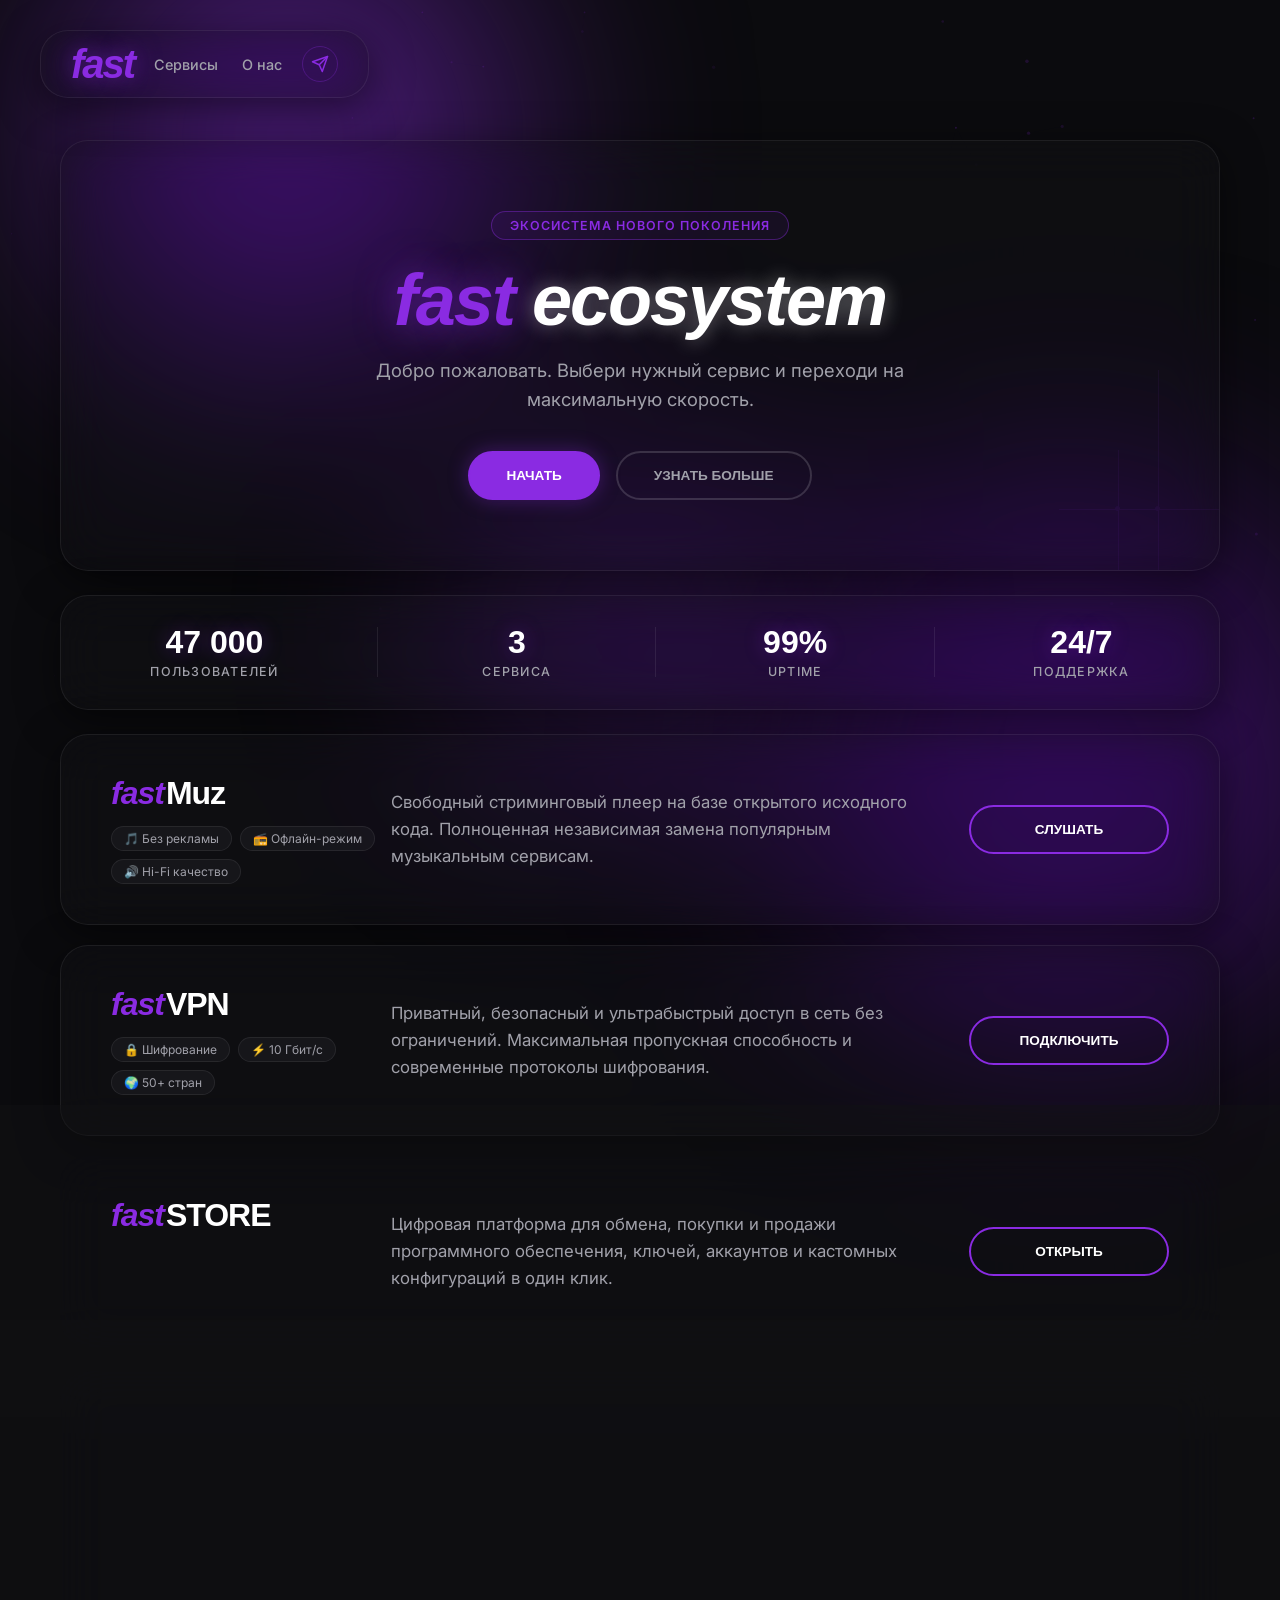
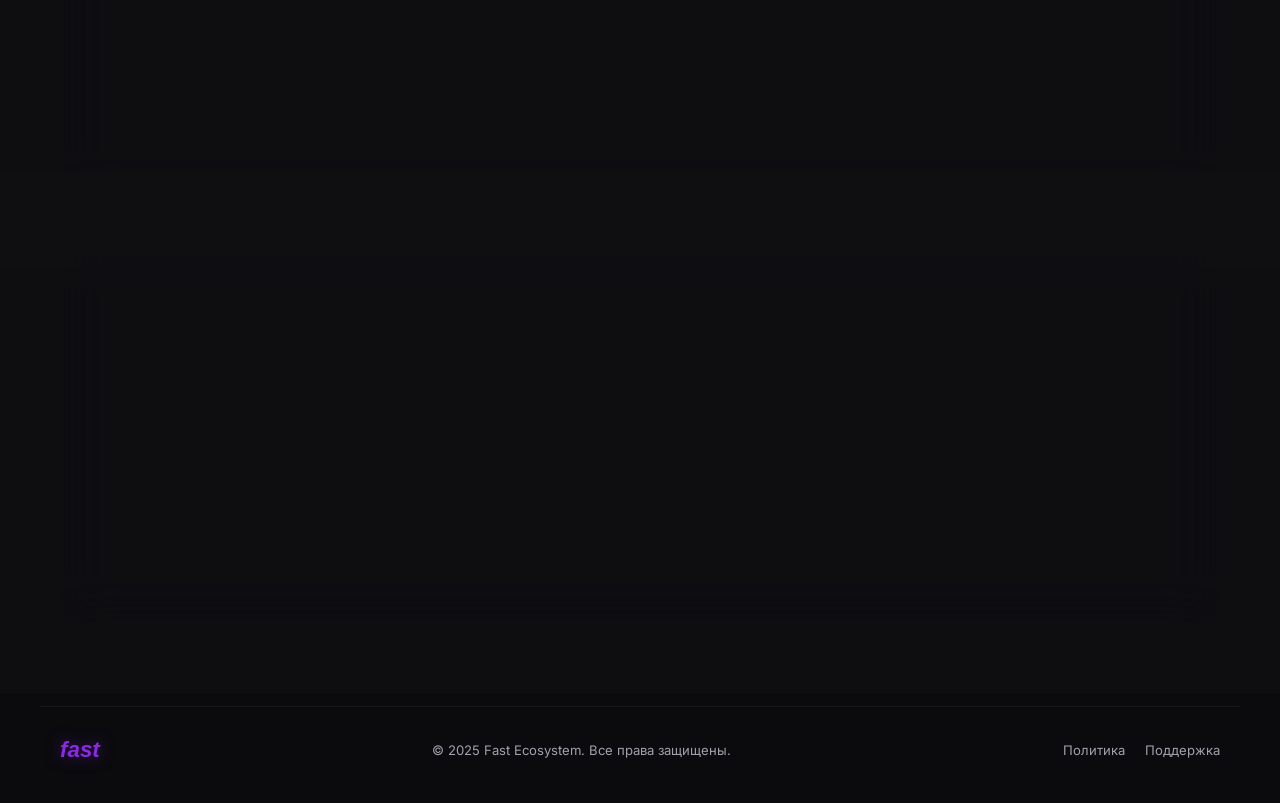
<file: index.html>
<!DOCTYPE html>
<html lang="ru">
<head>
    <meta charset="UTF-8">
    <meta name="viewport" content="width=device-width, initial-scale=1.0">
    <title>FAST | Ecosystem</title>
    
    <link rel="shortcut icon" href="favicon.ico" type="image/x-icon">
    
    <link rel="preconnect" href="https://fonts.googleapis.com">
    <link rel="preconnect" href="https://fonts.gstatic.com" crossorigin>
    <link href="https://fonts.googleapis.com/css2?family=Inter:wght@400;500;600&family=Syncopate:wght@700&display=swap" rel="stylesheet">
    
    <link rel="stylesheet" href="style.css">
</head>
<body>

    <div class="blob blob-1"></div>
    <div class="blob blob-2"></div>
    <div class="blob blob-3"></div>

    <!-- Частицы фона -->
    <canvas id="particles-canvas"></canvas>

    <header class="top-nav glass-panel">
        <div class="logo"><i>fast</i></div>
        <nav class="nav-links">
            <a href="#services">Сервисы</a>
            <a href="#stats">О нас</a>
        </nav>
        <a href="https://t.me/fasti4kom" target="_blank" class="tg-link">
            <svg xmlns="http://www.w3.org/2000/svg" viewBox="0 0 24 24" fill="none" stroke="currentColor" stroke-width="2" stroke-linecap="round" stroke-linejoin="round">
                <line x1="22" y1="2" x2="11" y2="13"></line>
                <polygon points="22 2 15 22 11 13 2 9 22 2"></polygon>
            </svg>
        </a>
    </header>

    <main class="container">
        
        <section class="hero glass-panel">
            <div class="hero-badge">Экосистема нового поколения</div>
            <h1 class="hero-title"><i>fast</i> <span class="white-logo">ecosystem</span></h1>
            <p class="hero-subtitle">Добро пожаловать. Выбери нужный сервис и переходи на максимальную скорость.</p>
            <div class="hero-cta">
                <a href="#services" class="btn btn-primary">Начать</a>
                <a href="#stats" class="btn btn-ghost">Узнать больше</a>
            </div>
            <!-- Декоративная сетка -->
            <div class="hero-grid-deco" aria-hidden="true">
                <div class="grid-line"></div>
                <div class="grid-line"></div>
                <div class="grid-line"></div>
                <div class="grid-dot"></div>
                <div class="grid-dot"></div>
            </div>
        </section>

        <!-- Блок статистики -->
        <section class="stats-row glass-panel" id="stats">
            <div class="stat-item">
                <span class="stat-num" data-target="47000">0</span>
                <span class="stat-label">Пользователей</span>
            </div>
            <div class="stat-divider"></div>
            <div class="stat-item">
                <span class="stat-num" data-target="3">0</span>
                <span class="stat-label">Сервиса</span>
            </div>
            <div class="stat-divider"></div>
            <div class="stat-item">
                <span class="stat-num" data-target="99" data-suffix="%">0</span>
                <span class="stat-label">Uptime</span>
            </div>
            <div class="stat-divider"></div>
            <div class="stat-item">
                <span class="stat-num" data-target="24" data-suffix="/7">0</span>
                <span class="stat-label">Поддержка</span>
            </div>
        </section>

        <div class="services-stack" id="services">

            <section class="glass-panel horizontal-card">
                <!-- Иконка сервиса -->
                
                <div class="card-left">
                    
                    <h2 class="brand-title"><i>fast</i>Muz</h2>
                    <div class="service-features">
                        <span>🎵 Без рекламы</span>
                        <span>📻 Офлайн-режим</span>
                        <span>🔊 Hi-Fi качество</span>
                    </div>
                </div>
                <div class="card-right">
                    <p class="service-desc">Свободный стриминговый плеер на базе открытого исходного кода. Полноценная независимая замена популярным музыкальным сервисам.</p>
                    <a href="233/index (1).html" class="btn">Слушать</a>
                </div>
            </section>

            <section class="glass-panel horizontal-card">
                
                <div class="card-left">
                    
                    <h2 class="brand-title"><i>fast</i>VPN</h2>
                    <div class="service-features">
                        <span>🔒 Шифрование</span>
                        <span>⚡ 10 Гбит/с</span>
                        <span>🌍 50+ стран</span>
                    </div>
                </div>
                <div class="card-right">
                    <p class="service-desc">Приватный, безопасный и ультрабыстрый доступ в сеть без ограничений. Максимальная пропускная способность и современные протоколы шифрования.</p>
                    <a href="233/index (2).html" class="btn">Подключить</a>
                </div>
            </section>

            <section class="glass-panel horizontal-card">
            
                <div class="card-left">
        
                    <h2 class="brand-title"><i>fast</i>STORE</h2>
                    <div class="service-features">
                        <span>🛒 Быстро</span>
                        <span>💎 Проверено</span>
                        <span>🤝 Гарантии</span>
                    </div>
                </div>
                <div class="card-right">
                    <p class="service-desc">Цифровая платформа для обмена, покупки и продажи программного обеспечения, ключей, аккаунтов и кастомных конфигураций в один клик.</p>
                    <a href="233/index (3).html" class="btn">Открыть</a>
                </div>
            </section>

        </div>

        <!-- Блок "Почему Fast" -->
        <section class="why-section glass-panel">
            <h2 class="why-title">Почему <i>fast</i>?</h2>
            <div class="why-grid">
                <div class="why-card">
                    <div class="why-icon">◈</div>
                    <h3>Единая экосистема</h3>
                    <p>Все сервисы под одним аккаунтом. Музыка, VPN и магазин в одном месте — без лишних регистраций.</p>
                </div>
                <div class="why-card">
                    <div class="why-icon">◈</div>
                    <h3>Открытый код</h3>
                    <p>Наши продукты построены на открытых технологиях. Прозрачность — не обещание, а архитектурное решение.</p>
                </div>
                <div class="why-card">
                    <div class="why-icon">◈</div>
                    <h3>Нет слежки</h3>
                    <p>Ноль аналитики, ноль рекламных трекеров. Твои данные — только твои. Никаких исключений.</p>
                </div>
            </div>
        </section>

        <!-- Призыв к действию -->
        <section class="cta-section glass-panel">
            <div class="cta-glow" aria-hidden="true"></div>
            <p class="cta-eyebrow">Готов начать?</p>
            <h2 class="cta-title">Выбери свой <i>fast</i></h2>
            <p class="cta-sub">Присоединяйся к тысячам пользователей, которые уже на максимальной скорости.</p>
            <a href="https://t.me/твой_канал" target="_blank" class="btn btn-primary">Написать в Telegram</a>
        </section>

    </main>

    <footer class="site-footer">
        <div class="footer-inner">
            <div class="footer-logo"><i>fast</i></div>
            <p class="footer-copy">© 2025 Fast Ecosystem. Все права защищены.</p>
            <div class="footer-links">
                <a href="#">Политика</a>
                <a href="#">Поддержка</a>
            </div>
        </div>
    </footer>

    <script src="script.js"></script>
</body>
</html>
</file>
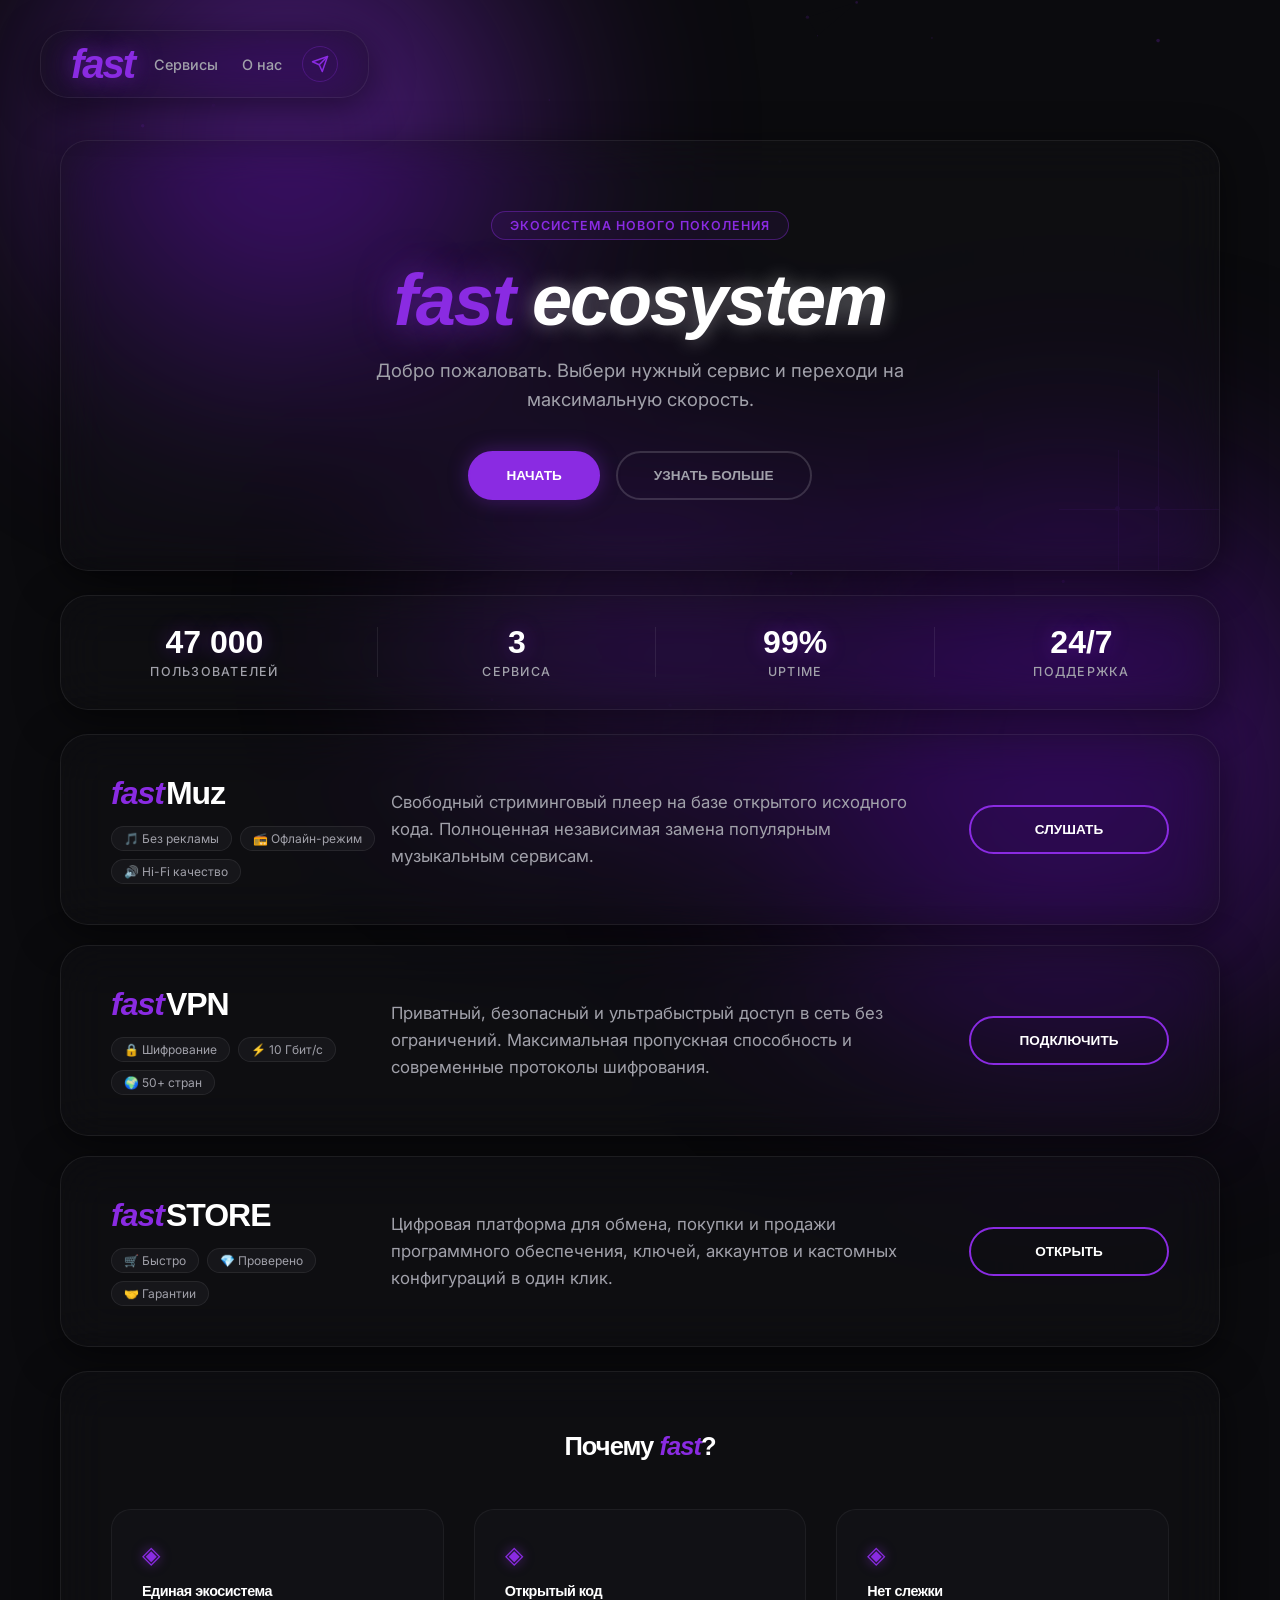
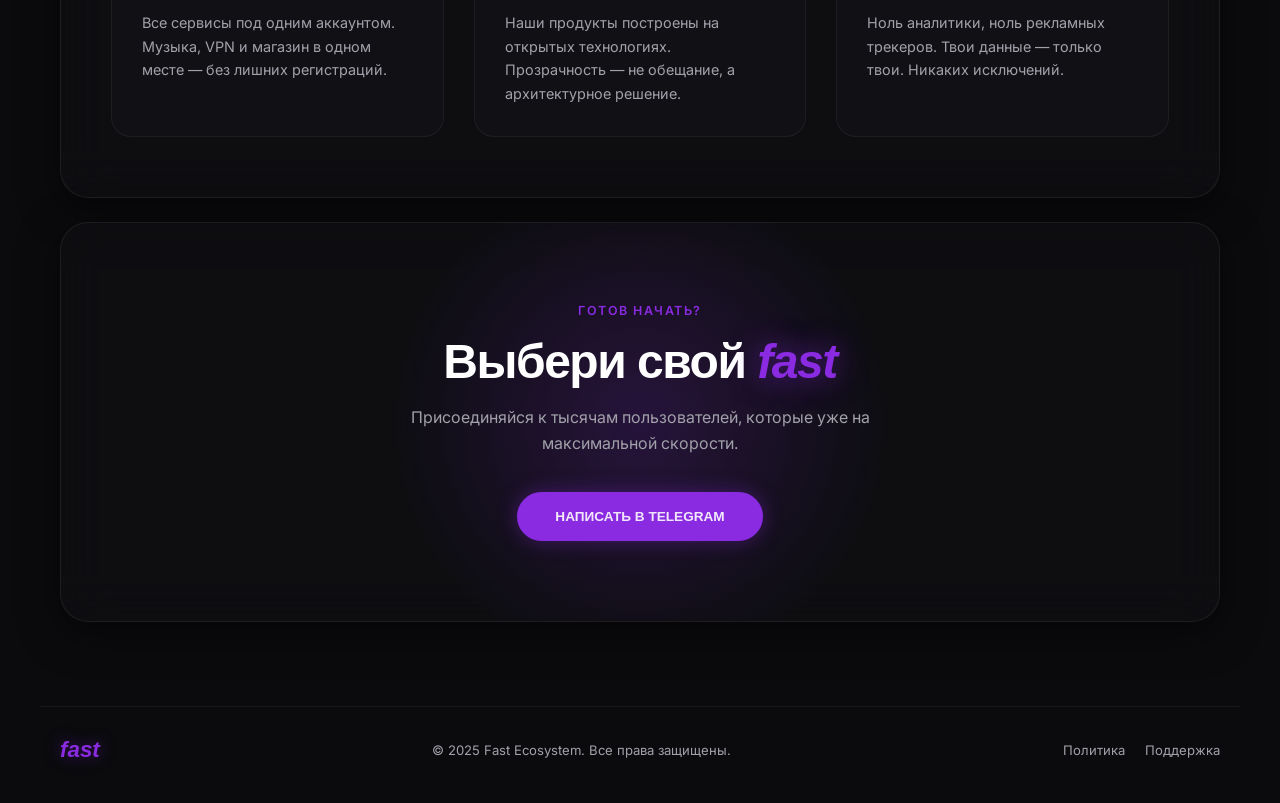
<file: index0.html>
<!DOCTYPE html>
<html lang="ru">
<head>
    <meta charset="UTF-8">
    <meta name="viewport" content="width=device-width, initial-scale=1.0">
    <title>FAST | Ecosystem</title>
    
    <link rel="shortcut icon" href="favicon.ico" type="image/x-icon">
    
    <link rel="preconnect" href="https://fonts.googleapis.com">
    <link rel="preconnect" href="https://fonts.gstatic.com" crossorigin>
    <link href="https://fonts.googleapis.com/css2?family=Inter:wght@400;500;600&family=Syncopate:wght@700&display=swap" rel="stylesheet">
    
    <link rel="stylesheet" href="style.css">
</head>
<body>

    <div class="blob blob-1"></div>
    <div class="blob blob-2"></div>
    <div class="blob blob-3"></div>

    <!-- Частицы фона -->
    <canvas id="particles-canvas"></canvas>

    <header class="top-nav glass-panel">
        <div class="logo"><i>fast</i></div>
        <nav class="nav-links">
            <a href="#services">Сервисы</a>
            <a href="#stats">О нас</a>
        </nav>
        <a href="https://t.me/твой_канал" target="_blank" class="tg-link">
            <svg xmlns="http://www.w3.org/2000/svg" viewBox="0 0 24 24" fill="none" stroke="currentColor" stroke-width="2" stroke-linecap="round" stroke-linejoin="round">
                <line x1="22" y1="2" x2="11" y2="13"></line>
                <polygon points="22 2 15 22 11 13 2 9 22 2"></polygon>
            </svg>
        </a>
    </header>

    <main class="container">
        
        <section class="hero glass-panel">
            <div class="hero-badge">Экосистема нового поколения</div>
            <h1 class="hero-title"><i>fast</i> <span class="white-logo">ecosystem</span></h1>
            <p class="hero-subtitle">Добро пожаловать. Выбери нужный сервис и переходи на максимальную скорость.</p>
            <div class="hero-cta">
                <a href="#services" class="btn btn-primary">Начать</a>
                <a href="#stats" class="btn btn-ghost">Узнать больше</a>
            </div>
            <!-- Декоративная сетка -->
            <div class="hero-grid-deco" aria-hidden="true">
                <div class="grid-line"></div>
                <div class="grid-line"></div>
                <div class="grid-line"></div>
                <div class="grid-dot"></div>
                <div class="grid-dot"></div>
            </div>
        </section>

        <!-- Блок статистики -->
        <section class="stats-row glass-panel" id="stats">
            <div class="stat-item">
                <span class="stat-num" data-target="47000">0</span>
                <span class="stat-label">Пользователей</span>
            </div>
            <div class="stat-divider"></div>
            <div class="stat-item">
                <span class="stat-num" data-target="3">0</span>
                <span class="stat-label">Сервиса</span>
            </div>
            <div class="stat-divider"></div>
            <div class="stat-item">
                <span class="stat-num" data-target="99" data-suffix="%">0</span>
                <span class="stat-label">Uptime</span>
            </div>
            <div class="stat-divider"></div>
            <div class="stat-item">
                <span class="stat-num" data-target="24" data-suffix="/7">0</span>
                <span class="stat-label">Поддержка</span>
            </div>
        </section>

        <div class="services-stack" id="services">

            <section class="glass-panel horizontal-card">
                <!-- Иконка сервиса -->
                
                <div class="card-left">
                    
                    <h2 class="brand-title"><i>fast</i>Muz</h2>
                    <div class="service-features">
                        <span>🎵 Без рекламы</span>
                        <span>📻 Офлайн-режим</span>
                        <span>🔊 Hi-Fi качество</span>
                    </div>
                </div>
                <div class="card-right">
                    <p class="service-desc">Свободный стриминговый плеер на базе открытого исходного кода. Полноценная независимая замена популярным музыкальным сервисам.</p>
                    <a href="#" class="btn">Слушать</a>
                </div>
            </section>

            <section class="glass-panel horizontal-card">
                
                <div class="card-left">
                    
                    <h2 class="brand-title"><i>fast</i>VPN</h2>
                    <div class="service-features">
                        <span>🔒 Шифрование</span>
                        <span>⚡ 10 Гбит/с</span>
                        <span>🌍 50+ стран</span>
                    </div>
                </div>
                <div class="card-right">
                    <p class="service-desc">Приватный, безопасный и ультрабыстрый доступ в сеть без ограничений. Максимальная пропускная способность и современные протоколы шифрования.</p>
                    <a href="#" class="btn">Подключить</a>
                </div>
            </section>

            <section class="glass-panel horizontal-card">
            
                <div class="card-left">
        
                    <h2 class="brand-title"><i>fast</i>STORE</h2>
                    <div class="service-features">
                        <span>🛒 Быстро</span>
                        <span>💎 Проверено</span>
                        <span>🤝 Гарантии</span>
                    </div>
                </div>
                <div class="card-right">
                    <p class="service-desc">Цифровая платформа для обмена, покупки и продажи программного обеспечения, ключей, аккаунтов и кастомных конфигураций в один клик.</p>
                    <a href="#" class="btn">Открыть</a>
                </div>
            </section>

        </div>

        <!-- Блок "Почему Fast" -->
        <section class="why-section glass-panel">
            <h2 class="why-title">Почему <i>fast</i>?</h2>
            <div class="why-grid">
                <div class="why-card">
                    <div class="why-icon">◈</div>
                    <h3>Единая экосистема</h3>
                    <p>Все сервисы под одним аккаунтом. Музыка, VPN и магазин в одном месте — без лишних регистраций.</p>
                </div>
                <div class="why-card">
                    <div class="why-icon">◈</div>
                    <h3>Открытый код</h3>
                    <p>Наши продукты построены на открытых технологиях. Прозрачность — не обещание, а архитектурное решение.</p>
                </div>
                <div class="why-card">
                    <div class="why-icon">◈</div>
                    <h3>Нет слежки</h3>
                    <p>Ноль аналитики, ноль рекламных трекеров. Твои данные — только твои. Никаких исключений.</p>
                </div>
            </div>
        </section>

        <!-- Призыв к действию -->
        <section class="cta-section glass-panel">
            <div class="cta-glow" aria-hidden="true"></div>
            <p class="cta-eyebrow">Готов начать?</p>
            <h2 class="cta-title">Выбери свой <i>fast</i></h2>
            <p class="cta-sub">Присоединяйся к тысячам пользователей, которые уже на максимальной скорости.</p>
            <a href="https://t.me/твой_канал" target="_blank" class="btn btn-primary">Написать в Telegram</a>
        </section>

    </main>

    <footer class="site-footer">
        <div class="footer-inner">
            <div class="footer-logo"><i>fast</i></div>
            <p class="footer-copy">© 2025 Fast Ecosystem. Все права защищены.</p>
            <div class="footer-links">
                <a href="#">Политика</a>
                <a href="#">Поддержка</a>
            </div>
        </div>
    </footer>

    <script src="script.js"></script>
</body>
</html>
</file>
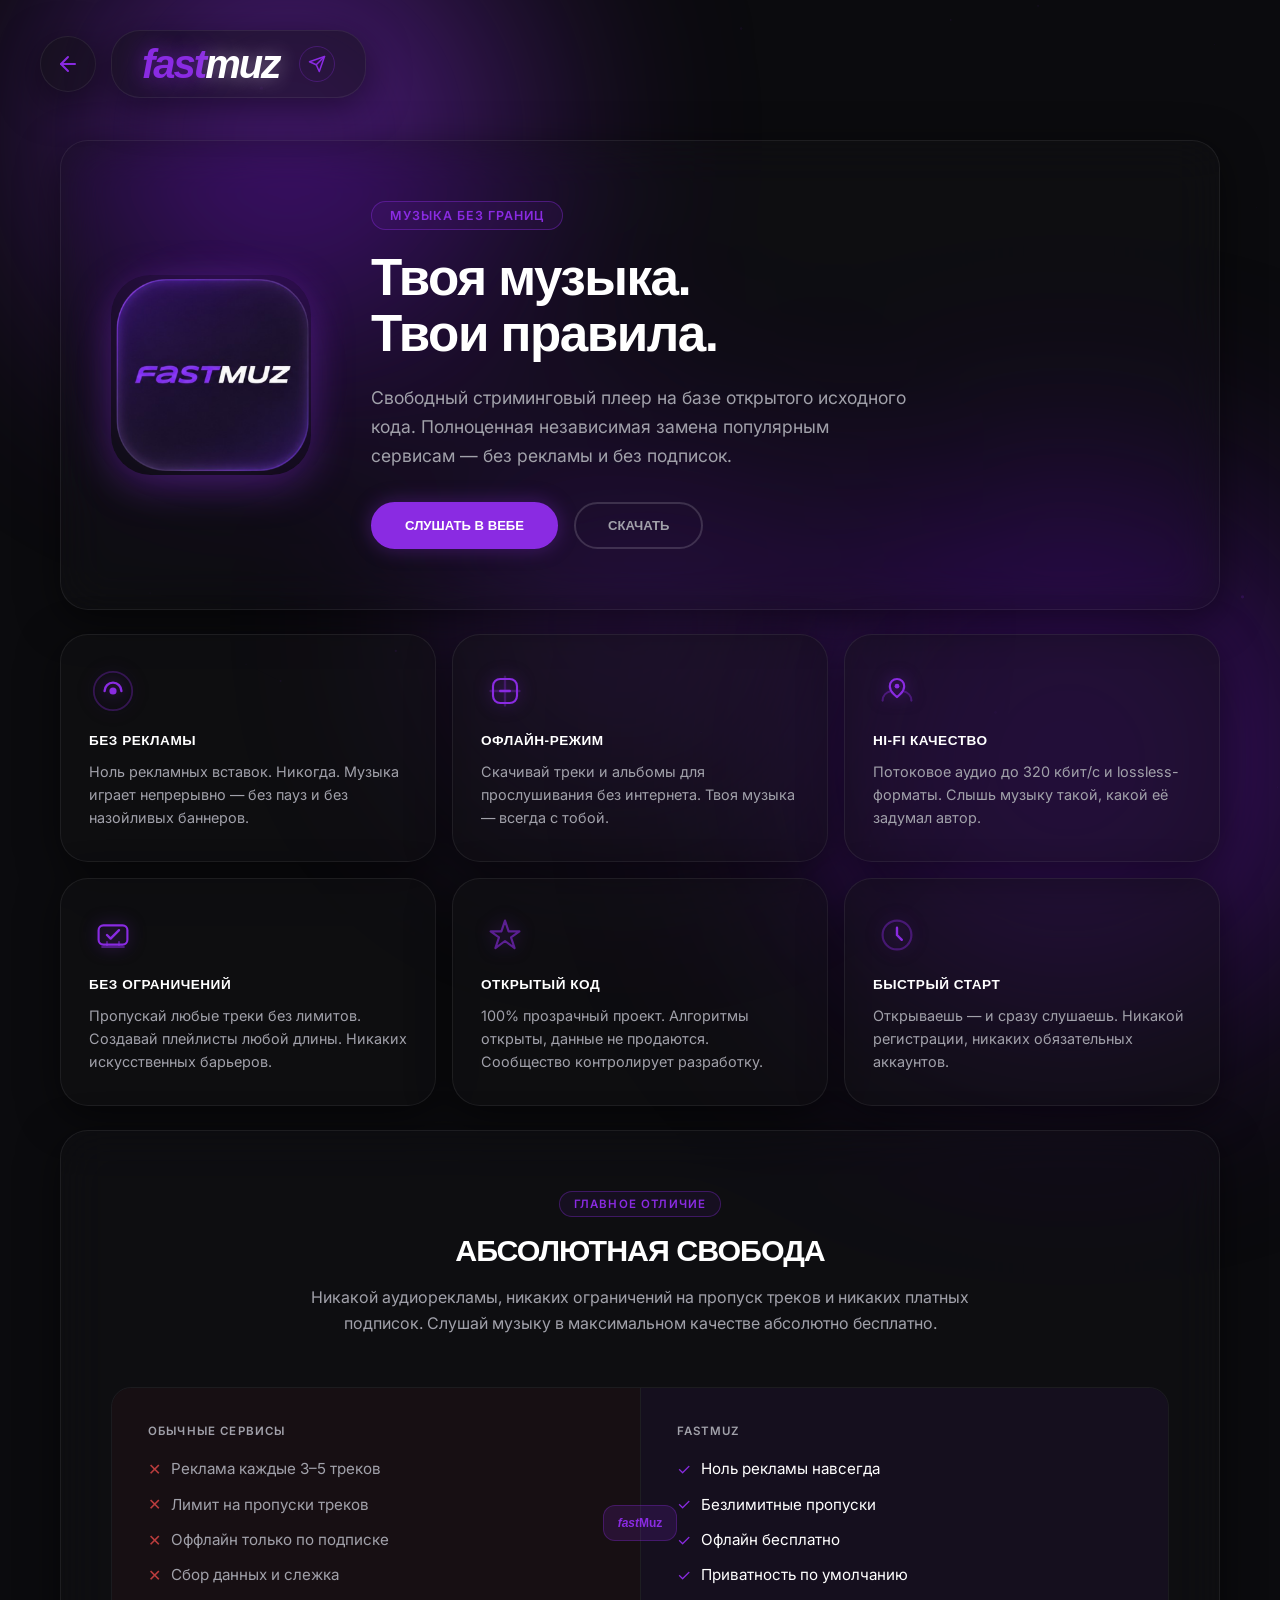
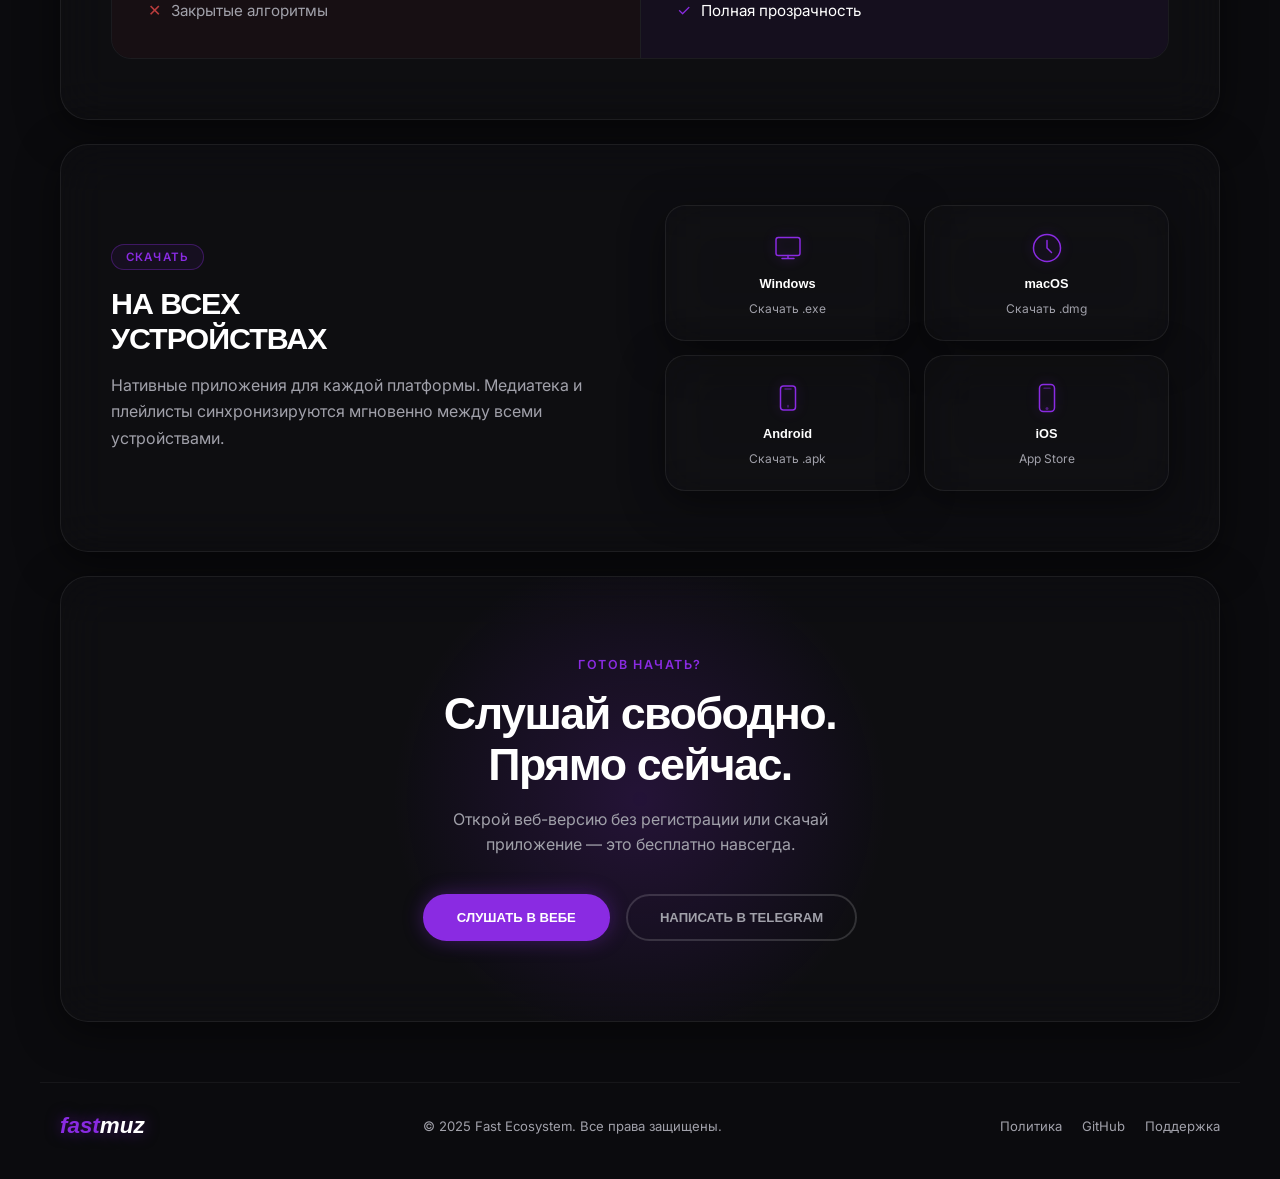
<file: 233/index (1).html>
<!DOCTYPE html>
<html lang="ru">
<head>
    <meta charset="UTF-8">
    <meta name="viewport" content="width=device-width, initial-scale=1.0">
    <title>fastMuz | Свободный музыкальный плеер</title>
    <link rel="shortcut icon" href="favicon.ico" type="image/x-icon">
    <link rel="preconnect" href="https://fonts.googleapis.com">
    <link rel="preconnect" href="https://fonts.gstatic.com" crossorigin>
    <link href="https://fonts.googleapis.com/css2?family=Inter:wght@400;500;600&family=Syncopate:wght@700&display=swap" rel="stylesheet">
    <link rel="stylesheet" href="style.css">
</head>
<body>

    <div class="blob blob-1"></div>
    <div class="blob blob-2"></div>
    <div class="blob blob-3"></div>
    <canvas id="particles-canvas"></canvas>

    <div class="nav-container anim-nav">
        <a href="../index.html" class="back-nav glass-panel">
            <svg xmlns="http://www.w3.org/2000/svg" viewBox="0 0 24 24" fill="none" stroke="currentColor" stroke-width="2" stroke-linecap="round" stroke-linejoin="round">
                <line x1="19" y1="12" x2="5" y2="12"></line>
                <polyline points="12 19 5 12 12 5"></polyline>
            </svg>
        </a>
        <header class="top-nav glass-panel">
            <div class="logo"><i>fast</i><span class="white-logo">muz</span></div>
            <a href="https://t.me/твой_канал" target="_blank" class="tg-link">
                <svg xmlns="http://www.w3.org/2000/svg" viewBox="0 0 24 24" fill="none" stroke="currentColor" stroke-width="2" stroke-linecap="round" stroke-linejoin="round">
                    <line x1="22" y1="2" x2="11" y2="13"></line>
                    <polygon points="22 2 15 22 11 13 2 9 22 2"></polygon>
                </svg>
            </a>
        </header>
    </div>

    <main class="container">

        <!-- HERO -->
        <section class="hero glass-panel anim-1">
            <div class="hero-content">
                <div class="hero-icon">
                    <img src="icon1.png" alt="fastMuz Icon" class="app-icon">
                    <div class="icon-glow"></div>
                </div>
                <div class="hero-text">
                    <div class="hero-badge">Музыка без границ</div>
                    <h1 class="hero-title">Твоя музыка.<br>Твои правила.</h1>
                    <p class="hero-subtitle">Свободный стриминговый плеер на базе открытого исходного кода. Полноценная независимая замена популярным сервисам — без рекламы и без подписок.</p>
                    <div class="hero-actions">
                        <a href="#" class="btn btn-filled">Слушать в вебе</a>
                        <a href="#download" class="btn btn-ghost">Скачать</a>
                    </div>
                </div>
            </div>
        </section>

        <!-- ФИЧИ -->
        <section class="features-section anim-2">
            <div class="features-grid-3">
                <div class="glass-panel feat-card">
                    <div class="feat-icon">
                        <svg viewBox="0 0 40 40" fill="none"><circle cx="20" cy="20" r="16" stroke="currentColor" stroke-width="1.5" opacity="0.3"/><path d="M13 20a7 7 0 1 1 14 0" stroke="currentColor" stroke-width="2" stroke-linecap="round"/><circle cx="20" cy="20" r="3" fill="currentColor"/></svg>
                    </div>
                    <h3 class="feat-title">Без рекламы</h3>
                    <p class="feat-desc">Ноль рекламных вставок. Никогда. Музыка играет непрерывно — без пауз и без назойливых баннеров.</p>
                </div>
                <div class="glass-panel feat-card">
                    <div class="feat-icon">
                        <svg viewBox="0 0 40 40" fill="none"><path d="M20 8v24M8 20h24" stroke="currentColor" stroke-width="2" stroke-linecap="round" opacity="0.3"/><rect x="10" y="10" width="20" height="20" rx="6" stroke="currentColor" stroke-width="1.8"/><path d="M16 20h8" stroke="currentColor" stroke-width="2" stroke-linecap="round"/></svg>
                    </div>
                    <h3 class="feat-title">Офлайн-режим</h3>
                    <p class="feat-desc">Скачивай треки и альбомы для прослушивания без интернета. Твоя музыка — всегда с тобой.</p>
                </div>
                <div class="glass-panel feat-card">
                    <div class="feat-icon">
                        <svg viewBox="0 0 40 40" fill="none"><path d="M8 28c0-4 3-7 7-8M25 20c4 1 7 4 7 8" stroke="currentColor" stroke-width="1.8" stroke-linecap="round" opacity="0.4"/><path d="M14 16a6 6 0 0 1 12 0c0 5-6 9-6 9s-6-4-6-9z" stroke="currentColor" stroke-width="1.8"/><circle cx="20" cy="16" r="2" fill="currentColor"/></svg>
                    </div>
                    <h3 class="feat-title">Hi-Fi качество</h3>
                    <p class="feat-desc">Потоковое аудио до 320 кбит/с и lossless-форматы. Слышь музыку такой, какой её задумал автор.</p>
                </div>
                <div class="glass-panel feat-card">
                    <div class="feat-icon">
                        <svg viewBox="0 0 40 40" fill="none"><rect x="8" y="12" width="24" height="16" rx="4" stroke="currentColor" stroke-width="1.8"/><path d="M15 26v4M25 26v4M11 30h18" stroke="currentColor" stroke-width="1.8" stroke-linecap="round" opacity="0.5"/><path d="M15 20l3 3 7-7" stroke="currentColor" stroke-width="2" stroke-linecap="round" stroke-linejoin="round"/></svg>
                    </div>
                    <h3 class="feat-title">Без ограничений</h3>
                    <p class="feat-desc">Пропускай любые треки без лимитов. Создавай плейлисты любой длины. Никаких искусственных барьеров.</p>
                </div>
                <div class="glass-panel feat-card">
                    <div class="feat-icon">
                        <svg viewBox="0 0 40 40" fill="none"><path d="M20 8l3 9h9l-7 5 3 9-8-6-8 6 3-9-7-5h9z" stroke="currentColor" stroke-width="1.8" stroke-linejoin="round" opacity="0.6"/></svg>
                    </div>
                    <h3 class="feat-title">Открытый код</h3>
                    <p class="feat-desc">100% прозрачный проект. Алгоритмы открыты, данные не продаются. Сообщество контролирует разработку.</p>
                </div>
                <div class="glass-panel feat-card">
                    <div class="feat-icon">
                        <svg viewBox="0 0 40 40" fill="none"><circle cx="20" cy="20" r="12" stroke="currentColor" stroke-width="1.8" opacity="0.4"/><path d="M20 14v6l4 4" stroke="currentColor" stroke-width="2" stroke-linecap="round"/></svg>
                    </div>
                    <h3 class="feat-title">Быстрый старт</h3>
                    <p class="feat-desc">Открываешь — и сразу слушаешь. Никакой регистрации, никаких обязательных аккаунтов.</p>
                </div>
            </div>
        </section>

        <!-- БОЛЬШОЙ БЛОК "АБСОЛЮТНАЯ СВОБОДА" -->
        <section class="glass-panel large-feature-block anim-3">
            <div class="block-header">
                <div class="section-badge">Главное отличие</div>
                <h2 class="brand-title">АБСОЛЮТНАЯ СВОБОДА</h2>
                <p class="service-desc">Никакой аудиорекламы, никаких ограничений на пропуск треков и никаких платных подписок. Слушай музыку в максимальном качестве абсолютно бесплатно.</p>
            </div>
            <div class="compare-row">
                <div class="compare-col compare-bad">
                    <div class="compare-label">Обычные сервисы</div>
                    <ul class="compare-list">
                        <li class="bad">Реклама каждые 3–5 треков</li>
                        <li class="bad">Лимит на пропуски треков</li>
                        <li class="bad">Оффлайн только по подписке</li>
                        <li class="bad">Сбор данных и слежка</li>
                        <li class="bad">Закрытые алгоритмы</li>
                    </ul>
                </div>
                <div class="compare-divider">
                    <div class="vs-badge"><i>fast</i>Muz</div>
                </div>
                <div class="compare-col compare-good">
                    <div class="compare-label">fastMuz</div>
                    <ul class="compare-list">
                        <li class="good">Ноль рекламы навсегда</li>
                        <li class="good">Безлимитные пропуски</li>
                        <li class="good">Офлайн бесплатно</li>
                        <li class="good">Приватность по умолчанию</li>
                        <li class="good">Полная прозрачность</li>
                    </ul>
                </div>
            </div>
        </section>

        <!-- ПЛАТФОРМЫ -->
        <section class="glass-panel platforms-block anim-4" id="download">
            <div class="platforms-text">
                <div class="section-badge">Скачать</div>
                <h2 class="brand-title">НА ВСЕХ<br>УСТРОЙСТВАХ</h2>
                <p class="service-desc">Нативные приложения для каждой платформы. Медиатека и плейлисты синхронизируются мгновенно между всеми устройствами.</p>
            </div>
            <div class="platforms-grid">
                <a href="#" class="platform-card glass-panel">
                    <svg class="platform-icon" viewBox="0 0 48 48" fill="none"><rect x="8" y="10" width="32" height="24" rx="3" stroke="currentColor" stroke-width="2"/><path d="M16 38h16M24 34v4" stroke="currentColor" stroke-width="2" stroke-linecap="round"/></svg>
                    <span class="platform-name">Windows</span>
                    <span class="platform-sub">Скачать .exe</span>
                </a>
                <a href="#" class="platform-card glass-panel">
                    <svg class="platform-icon" viewBox="0 0 48 48" fill="none"><path d="M24 6C14 6 6 14 6 24s8 18 18 18 18-8 18-18S34 6 24 6z" stroke="currentColor" stroke-width="2"/><path d="M24 14v10l6 6" stroke="currentColor" stroke-width="2" stroke-linecap="round"/></svg>
                    <span class="platform-name">macOS</span>
                    <span class="platform-sub">Скачать .dmg</span>
                </a>
                <a href="#" class="platform-card glass-panel">
                    <svg class="platform-icon" viewBox="0 0 48 48" fill="none"><rect x="14" y="8" width="20" height="32" rx="4" stroke="currentColor" stroke-width="2"/><path d="M20 12h8M24 36v-2" stroke="currentColor" stroke-width="2" stroke-linecap="round" opacity="0.5"/></svg>
                    <span class="platform-name">Android</span>
                    <span class="platform-sub">Скачать .apk</span>
                </a>
                <a href="#" class="platform-card glass-panel">
                    <svg class="platform-icon" viewBox="0 0 48 48" fill="none"><rect x="14" y="6" width="20" height="36" rx="5" stroke="currentColor" stroke-width="2"/><circle cx="24" cy="38" r="2" fill="currentColor" opacity="0.5"/><path d="M20 11h8" stroke="currentColor" stroke-width="2" stroke-linecap="round" opacity="0.4"/></svg>
                    <span class="platform-name">iOS</span>
                    <span class="platform-sub">App Store</span>
                </a>
            </div>
        </section>

        <!-- CTA -->
        <section class="glass-panel cta-section anim-5">
            <div class="cta-glow"></div>
            <p class="cta-eyebrow">Готов начать?</p>
            <h2 class="cta-title">Слушай свободно.<br>Прямо сейчас.</h2>
            <p class="cta-sub">Открой веб-версию без регистрации или скачай приложение — это бесплатно навсегда.</p>
            <div class="cta-btns">
                <a href="#" class="btn btn-filled">Слушать в вебе</a>
                <a href="https://t.me/твой_канал" target="_blank" class="btn btn-ghost">Написать в Telegram</a>
            </div>
        </section>

    </main>

    <footer class="site-footer">
        <div class="footer-inner">
            <div class="footer-logo"><i>fast</i><span>muz</span></div>
            <p class="footer-copy">© 2025 Fast Ecosystem. Все права защищены.</p>
            <div class="footer-links">
                <a href="#">Политика</a>
                <a href="#">GitHub</a>
                <a href="#">Поддержка</a>
            </div>
        </div>
    </footer>

    <script src="script.js"></script>
</body>
</html>
</file>
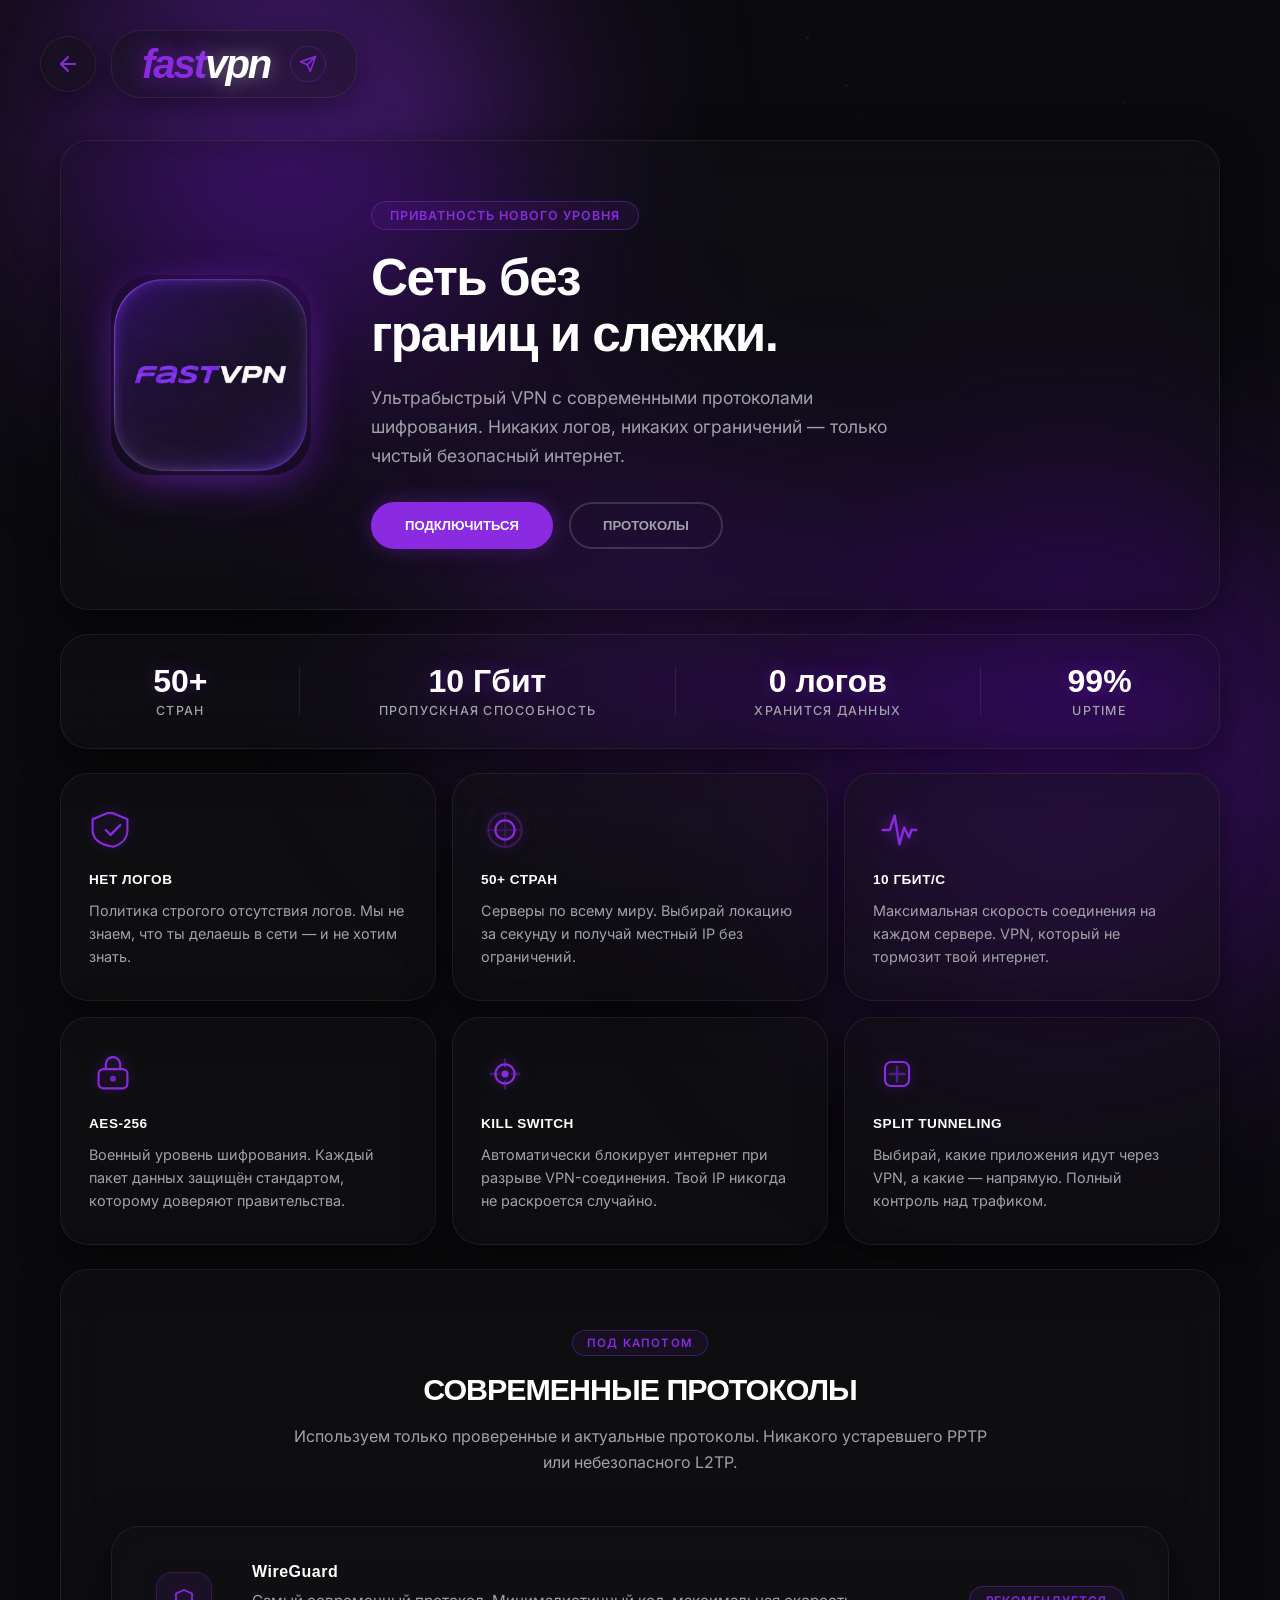
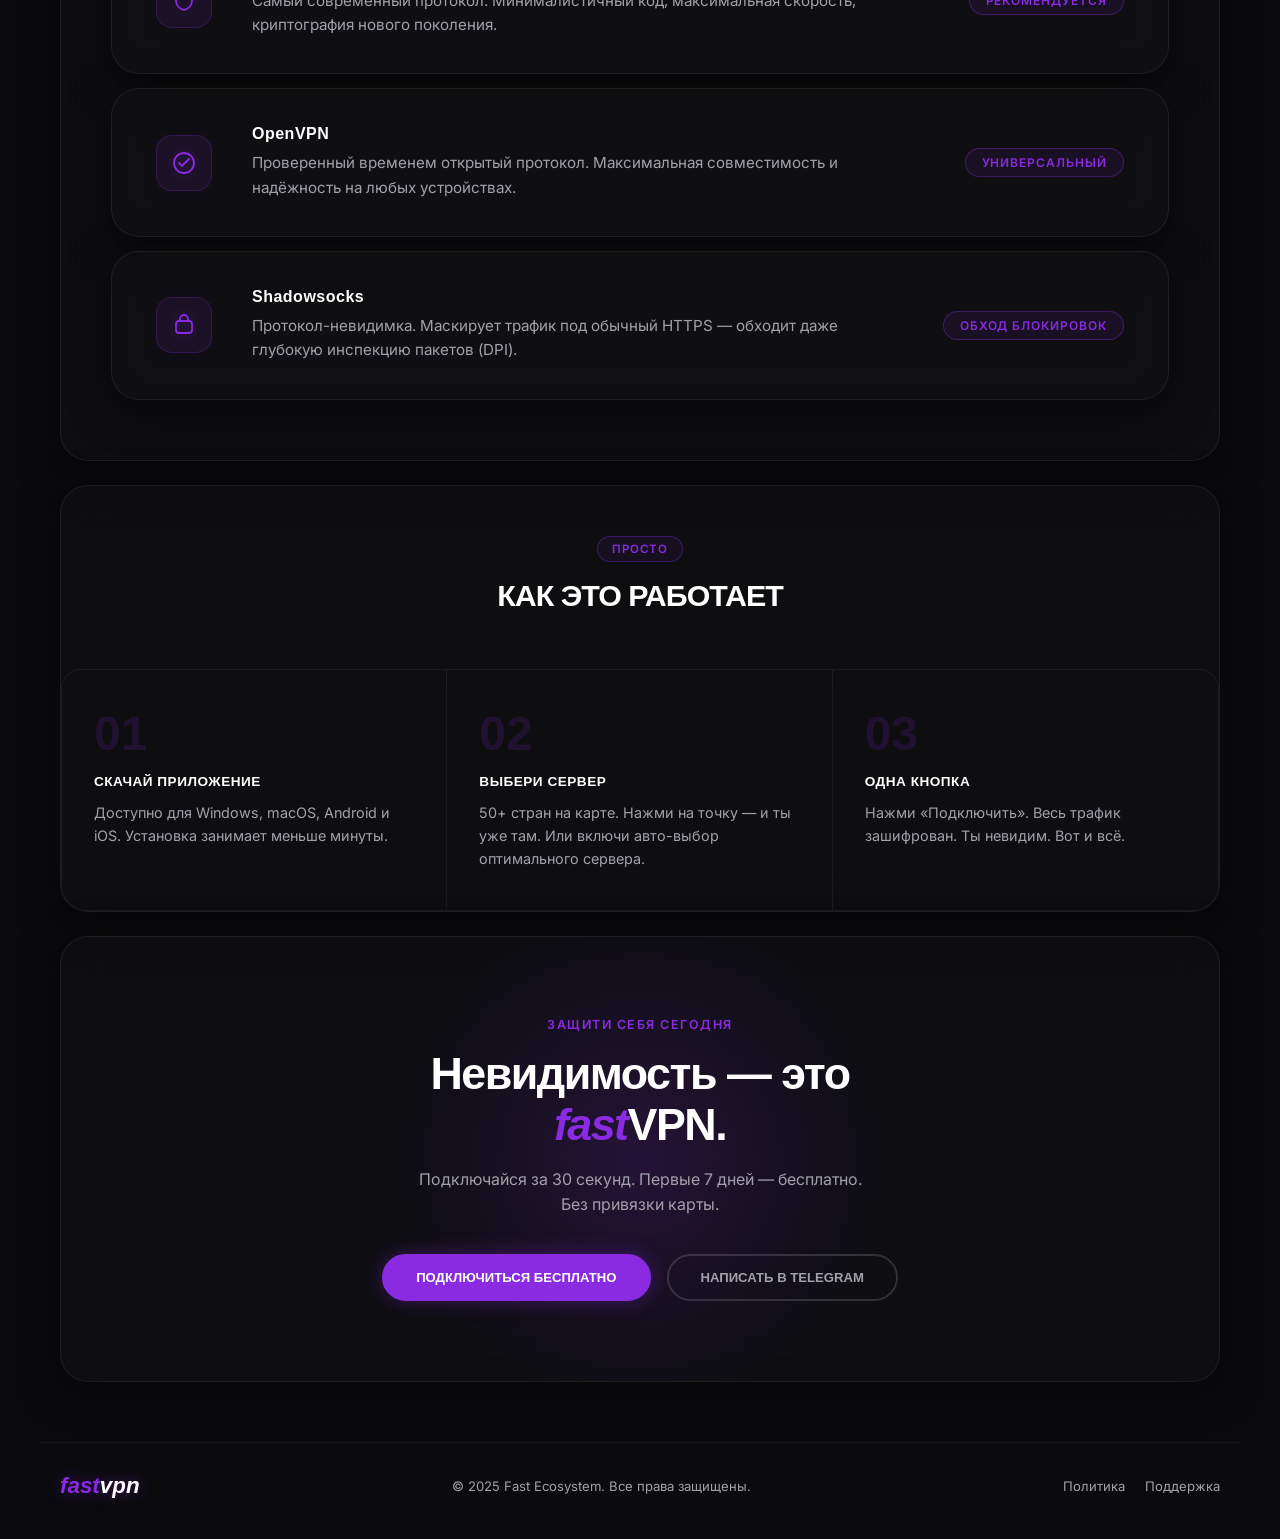
<file: 233/index (2).html>
<!DOCTYPE html>
<html lang="ru">
<head>
    <meta charset="UTF-8">
    <meta name="viewport" content="width=device-width, initial-scale=1.0">
    <title>fastVPN | Приватный и быстрый VPN</title>
    <link rel="shortcut icon" href="favicon.ico" type="image/x-icon">
    <link rel="preconnect" href="https://fonts.googleapis.com">
    <link rel="preconnect" href="https://fonts.gstatic.com" crossorigin>
    <link href="https://fonts.googleapis.com/css2?family=Inter:wght@400;500;600&family=Syncopate:wght@700&display=swap" rel="stylesheet">
    <link rel="stylesheet" href="style.css">
</head>
<body>

    <div class="blob blob-1"></div>
    <div class="blob blob-2"></div>
    <div class="blob blob-3"></div>
    <canvas id="particles-canvas"></canvas>

    <div class="nav-container anim-nav">
        <a href="../index.html" class="back-nav glass-panel">
            <svg xmlns="http://www.w3.org/2000/svg" viewBox="0 0 24 24" fill="none" stroke="currentColor" stroke-width="2" stroke-linecap="round" stroke-linejoin="round">
                <line x1="19" y1="12" x2="5" y2="12"></line>
                <polyline points="12 19 5 12 12 5"></polyline>
            </svg>
        </a>
        <header class="top-nav glass-panel">
            <div class="logo"><i>fast</i><span class="white-logo">vpn</span></div>
            <a href="https://t.me/твой_канал" target="_blank" class="tg-link">
                <svg xmlns="http://www.w3.org/2000/svg" viewBox="0 0 24 24" fill="none" stroke="currentColor" stroke-width="2" stroke-linecap="round" stroke-linejoin="round">
                    <line x1="22" y1="2" x2="11" y2="13"></line>
                    <polygon points="22 2 15 22 11 13 2 9 22 2"></polygon>
                </svg>
            </a>
        </header>
    </div>

    <main class="container">

        <!-- HERO -->
        <section class="hero glass-panel anim-1">
            <div class="hero-content">
                <div class="hero-icon">
                    <div class="hero-svg-icon">
                        <img src="icon2.png" alt="fastMuz Icon" class="app-icon">
                        <svg viewBox="0 0 80 80" fill="none" xmlns="http://www.w3.org/2000/svg">
                            <rect x="20" y="30" width="40" height="30" rx="6" stroke="currentColor" stroke-width="2.5"/>
                            <path d="M28 30V24C28 17.4 52 17.4 52 24V30" stroke="currentColor" stroke-width="2.5" stroke-linecap="round"/>
                            <circle cx="40" cy="45" r="5" fill="currentColor" opacity="0.9"/>
                            <path d="M10 40C10 40 14 28 26 22M70 40C70 40 66 28 54 22" stroke="currentColor" stroke-width="1.8" stroke-linecap="round" opacity="0.35"/>
                        </svg>
                    </div>
                    <div class="icon-glow"></div>
                </div>
                <div class="hero-text">
                    <div class="hero-badge">Приватность нового уровня</div>
                    <h1 class="hero-title">Сеть без<br>границ и слежки.</h1>
                    <p class="hero-subtitle">Ультрабыстрый VPN с современными протоколами шифрования. Никаких логов, никаких ограничений — только чистый безопасный интернет.</p>
                    <div class="hero-actions">
                        <a href="#" class="btn btn-filled">Подключиться</a>
                        <a href="#protocols" class="btn btn-ghost">Протоколы</a>
                    </div>
                </div>
            </div>
        </section>

        <!-- STATS -->
        <section class="stats-row glass-panel anim-2">
            <div class="stat-item">
                <span class="stat-num" data-target="50" data-suffix="+">0</span>
                <span class="stat-label">Стран</span>
            </div>
            <div class="stat-divider"></div>
            <div class="stat-item">
                <span class="stat-num" data-target="10" data-suffix=" Гбит">0</span>
                <span class="stat-label">Пропускная способность</span>
            </div>
            <div class="stat-divider"></div>
            <div class="stat-item">
                <span class="stat-num" data-target="0" data-suffix=" логов">0</span>
                <span class="stat-label">Хранится данных</span>
            </div>
            <div class="stat-divider"></div>
            <div class="stat-item">
                <span class="stat-num" data-target="99" data-suffix="%">0</span>
                <span class="stat-label">Uptime</span>
            </div>
        </section>

        <!-- ФИЧИ -->
        <section class="features-section anim-3">
            <div class="features-grid-3">
                <div class="glass-panel feat-card">
                    <div class="feat-icon">
                        <svg viewBox="0 0 40 40" fill="none"><path d="M20 6l12 5v9c0 7-5 12-12 14C8 32 3 27 3 20v-9l12-5z" stroke="currentColor" stroke-width="1.8" stroke-linejoin="round"/><path d="M14 20l4 4 8-8" stroke="currentColor" stroke-width="2" stroke-linecap="round" stroke-linejoin="round"/></svg>
                    </div>
                    <h3 class="feat-title">Нет логов</h3>
                    <p class="feat-desc">Политика строгого отсутствия логов. Мы не знаем, что ты делаешь в сети — и не хотим знать.</p>
                </div>
                <div class="glass-panel feat-card">
                    <div class="feat-icon">
                        <svg viewBox="0 0 40 40" fill="none"><circle cx="20" cy="20" r="14" stroke="currentColor" stroke-width="1.8" opacity="0.3"/><circle cx="20" cy="20" r="8" stroke="currentColor" stroke-width="1.8"/><path d="M20 6v28M6 20h28" stroke="currentColor" stroke-width="1.2" opacity="0.3"/></svg>
                    </div>
                    <h3 class="feat-title">50+ стран</h3>
                    <p class="feat-desc">Серверы по всему миру. Выбирай локацию за секунду и получай местный IP без ограничений.</p>
                </div>
                <div class="glass-panel feat-card">
                    <div class="feat-icon">
                        <svg viewBox="0 0 40 40" fill="none"><path d="M8 20h6l4-12 4 24 4-14 4 8 2-6h4" stroke="currentColor" stroke-width="2" stroke-linecap="round" stroke-linejoin="round"/></svg>
                    </div>
                    <h3 class="feat-title">10 Гбит/с</h3>
                    <p class="feat-desc">Максимальная скорость соединения на каждом сервере. VPN, который не тормозит твой интернет.</p>
                </div>
                <div class="glass-panel feat-card">
                    <div class="feat-icon">
                        <svg viewBox="0 0 40 40" fill="none"><rect x="8" y="16" width="24" height="16" rx="4" stroke="currentColor" stroke-width="1.8"/><path d="M14 16v-4a6 6 0 0 1 12 0v4" stroke="currentColor" stroke-width="1.8" stroke-linecap="round"/><circle cx="20" cy="24" r="2.5" fill="currentColor" opacity="0.8"/></svg>
                    </div>
                    <h3 class="feat-title">AES-256</h3>
                    <p class="feat-desc">Военный уровень шифрования. Каждый пакет данных защищён стандартом, которому доверяют правительства.</p>
                </div>
                <div class="glass-panel feat-card">
                    <div class="feat-icon">
                        <svg viewBox="0 0 40 40" fill="none"><path d="M20 8v6M20 26v6M8 20h6M26 20h6" stroke="currentColor" stroke-width="2" stroke-linecap="round" opacity="0.4"/><circle cx="20" cy="20" r="8" stroke="currentColor" stroke-width="1.8"/><circle cx="20" cy="20" r="3" fill="currentColor"/></svg>
                    </div>
                    <h3 class="feat-title">Kill Switch</h3>
                    <p class="feat-desc">Автоматически блокирует интернет при разрыве VPN-соединения. Твой IP никогда не раскроется случайно.</p>
                </div>
                <div class="glass-panel feat-card">
                    <div class="feat-icon">
                        <svg viewBox="0 0 40 40" fill="none"><rect x="10" y="10" width="20" height="20" rx="5" stroke="currentColor" stroke-width="1.8"/><path d="M14 20h12M20 14v12" stroke="currentColor" stroke-width="2" stroke-linecap="round" opacity="0.5"/></svg>
                    </div>
                    <h3 class="feat-title">Split Tunneling</h3>
                    <p class="feat-desc">Выбирай, какие приложения идут через VPN, а какие — напрямую. Полный контроль над трафиком.</p>
                </div>
            </div>
        </section>

        <!-- ПРОТОКОЛЫ -->
        <section class="glass-panel large-feature-block anim-4" id="protocols">
            <div class="block-header">
                <div class="section-badge">Под капотом</div>
                <h2 class="brand-title">СОВРЕМЕННЫЕ ПРОТОКОЛЫ</h2>
                <p class="service-desc">Используем только проверенные и актуальные протоколы. Никакого устаревшего PPTP или небезопасного L2TP.</p>
            </div>
            <div style="display: flex; flex-direction: column; gap: 14px;">
                <div class="h-card glass-panel">
                    <div class="h-card-icon">
                        <svg viewBox="0 0 28 28" fill="none"><path d="M14 4l8 3.5v7c0 5-3.5 8.5-8 9.5-4.5-1-8-4.5-8-9.5v-7L14 4z" stroke="currentColor" stroke-width="1.8"/></svg>
                    </div>
                    <div class="h-card-text">
                        <div class="h-card-title">WireGuard</div>
                        <div class="h-card-desc">Самый современный протокол. Минималистичный код, максимальная скорость, криптография нового поколения.</div>
                    </div>
                    <div class="h-card-tag">Рекомендуется</div>
                </div>
                <div class="h-card glass-panel">
                    <div class="h-card-icon">
                        <svg viewBox="0 0 28 28" fill="none"><circle cx="14" cy="14" r="10" stroke="currentColor" stroke-width="1.8"/><path d="M9 14l3 3 7-7" stroke="currentColor" stroke-width="1.8" stroke-linecap="round"/></svg>
                    </div>
                    <div class="h-card-text">
                        <div class="h-card-title">OpenVPN</div>
                        <div class="h-card-desc">Проверенный временем открытый протокол. Максимальная совместимость и надёжность на любых устройствах.</div>
                    </div>
                    <div class="h-card-tag">Универсальный</div>
                </div>
                <div class="h-card glass-panel">
                    <div class="h-card-icon">
                        <svg viewBox="0 0 28 28" fill="none"><rect x="6" y="10" width="16" height="12" rx="3" stroke="currentColor" stroke-width="1.8"/><path d="M10 10V8a4 4 0 0 1 8 0v2" stroke="currentColor" stroke-width="1.8" stroke-linecap="round"/></svg>
                    </div>
                    <div class="h-card-text">
                        <div class="h-card-title">Shadowsocks</div>
                        <div class="h-card-desc">Протокол-невидимка. Маскирует трафик под обычный HTTPS — обходит даже глубокую инспекцию пакетов (DPI).</div>
                    </div>
                    <div class="h-card-tag">Обход блокировок</div>
                </div>
            </div>
        </section>

        <!-- КАК РАБОТАЕТ -->
        <section class="glass-panel anim-5" style="padding: 0; overflow: hidden;">
            <div style="padding: 50px 50px 40px; text-align: center;">
                <div class="section-badge">Просто</div>
                <h2 class="brand-title">КАК ЭТО РАБОТАЕТ</h2>
            </div>
            <div class="steps-row">
                <div class="step-item">
                    <div class="step-num">01</div>
                    <div class="step-title">Скачай приложение</div>
                    <div class="step-desc">Доступно для Windows, macOS, Android и iOS. Установка занимает меньше минуты.</div>
                </div>
                <div class="step-item">
                    <div class="step-num">02</div>
                    <div class="step-title">Выбери сервер</div>
                    <div class="step-desc">50+ стран на карте. Нажми на точку — и ты уже там. Или включи авто-выбор оптимального сервера.</div>
                </div>
                <div class="step-item">
                    <div class="step-num">03</div>
                    <div class="step-title">Одна кнопка</div>
                    <div class="step-desc">Нажми «Подключить». Весь трафик зашифрован. Ты невидим. Вот и всё.</div>
                </div>
            </div>
        </section>

        <!-- CTA -->
        <section class="glass-panel cta-section anim-6">
            <div class="cta-glow"></div>
            <p class="cta-eyebrow">Защити себя сегодня</p>
            <h2 class="cta-title">Невидимость — это<br><i>fast</i>VPN.</h2>
            <p class="cta-sub">Подключайся за 30 секунд. Первые 7 дней — бесплатно. Без привязки карты.</p>
            <div class="cta-btns">
                <a href="#" class="btn btn-filled">Подключиться бесплатно</a>
                <a href="https://t.me/твой_канал" target="_blank" class="btn btn-ghost">Написать в Telegram</a>
            </div>
        </section>

    </main>

    <footer class="site-footer">
        <div class="footer-inner">
            <div class="footer-logo"><i>fast</i><span>vpn</span></div>
            <p class="footer-copy">© 2025 Fast Ecosystem. Все права защищены.</p>
            <div class="footer-links">
                <a href="#">Политика</a>
                <a href="#">Поддержка</a>
            </div>
        </div>
    </footer>

    <script src="script.js"></script>
</body>
</html>
</file>
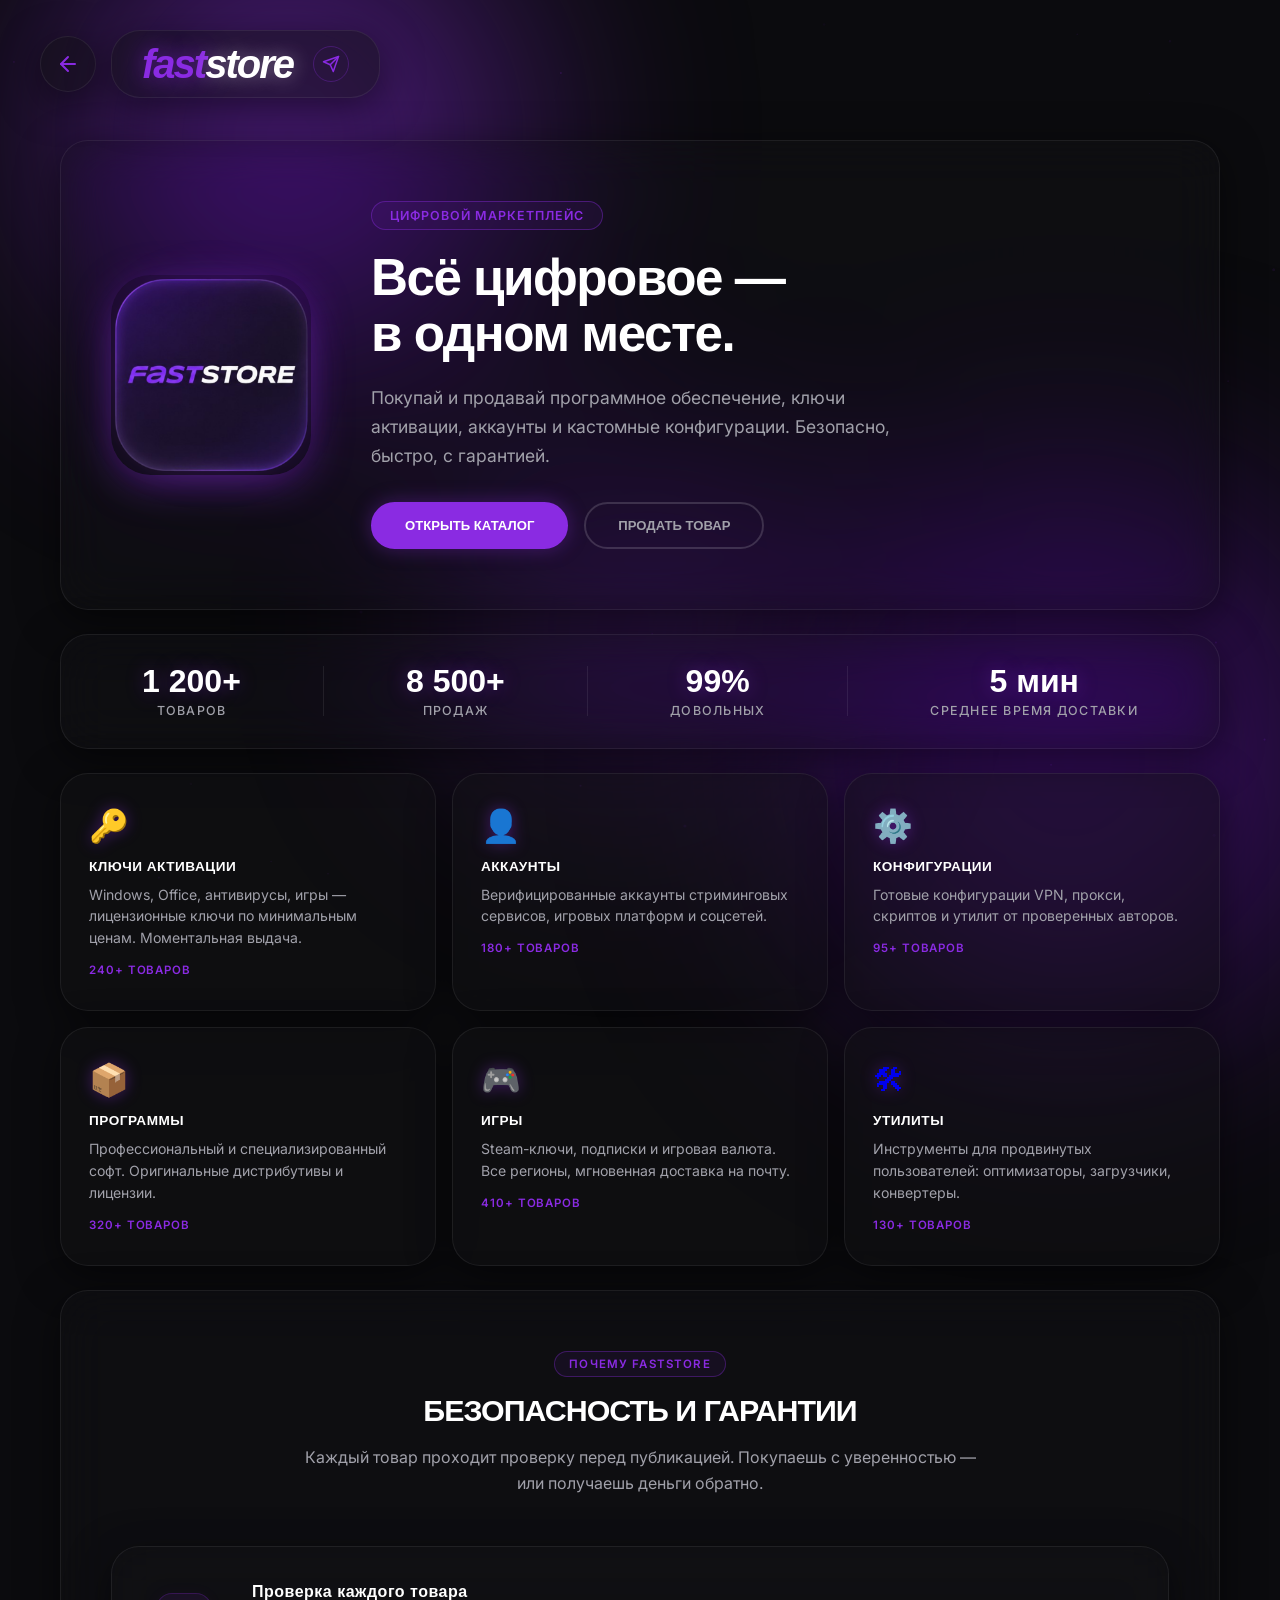
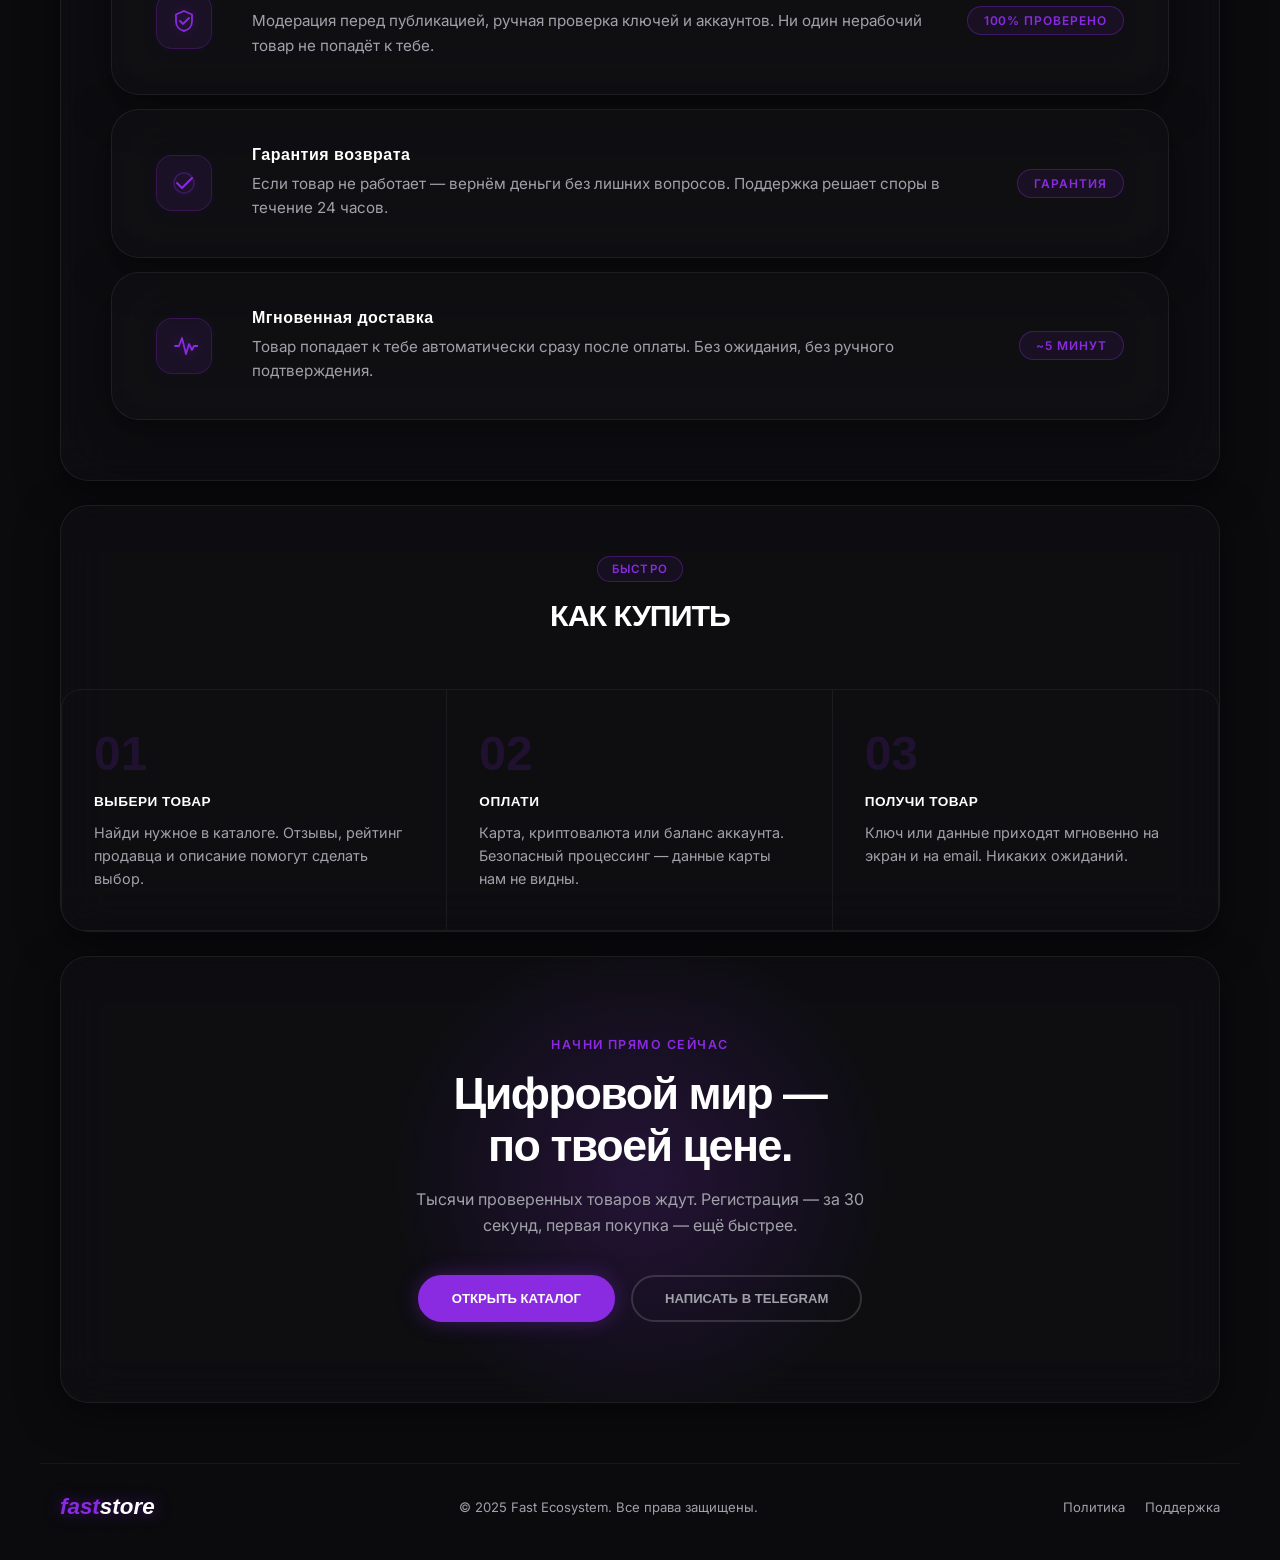
<file: 233/index (3).html>
<!DOCTYPE html>
<html lang="ru">
<head>
    <meta charset="UTF-8">
    <meta name="viewport" content="width=device-width, initial-scale=1.0">
    <title>fastSTORE | Цифровой маркетплейс</title>
    <link rel="shortcut icon" href="favicon.ico" type="image/x-icon">
    <link rel="preconnect" href="https://fonts.googleapis.com">
    <link rel="preconnect" href="https://fonts.gstatic.com" crossorigin>
    <link href="https://fonts.googleapis.com/css2?family=Inter:wght@400;500;600&family=Syncopate:wght@700&display=swap" rel="stylesheet">
    <link rel="stylesheet" href="style.css">
</head>
<body>

    <div class="blob blob-1"></div>
    <div class="blob blob-2"></div>
    <div class="blob blob-3"></div>
    <canvas id="particles-canvas"></canvas>

    <div class="nav-container anim-nav">
        <a href="../index.html" class="back-nav glass-panel">
            <svg xmlns="http://www.w3.org/2000/svg" viewBox="0 0 24 24" fill="none" stroke="currentColor" stroke-width="2" stroke-linecap="round" stroke-linejoin="round">
                <line x1="19" y1="12" x2="5" y2="12"></line>
                <polyline points="12 19 5 12 12 5"></polyline>
            </svg>
        </a>
        <header class="top-nav glass-panel">
            <div class="logo"><i>fast</i><span class="white-logo">store</span></div>
            <a href="https://t.me/твой_канал" target="_blank" class="tg-link">
                <svg xmlns="http://www.w3.org/2000/svg" viewBox="0 0 24 24" fill="none" stroke="currentColor" stroke-width="2" stroke-linecap="round" stroke-linejoin="round">
                    <line x1="22" y1="2" x2="11" y2="13"></line>
                    <polygon points="22 2 15 22 11 13 2 9 22 2"></polygon>
                </svg>
            </a>
        </header>
    </div>

    <main class="container">

        <!-- HERO -->
        <section class="hero glass-panel anim-1">
            <div class="hero-content">
                <div class="hero-icon">
                    <div class="hero-svg-icon">
                        <img src="icon3.png" alt="fastMuz Icon" class="app-icon">
                        <svg viewBox="0 0 80 80" fill="none" xmlns="http://www.w3.org/2000/svg">
                            <rect x="12" y="20" width="56" height="42" rx="7" stroke="currentColor" stroke-width="2.5"/>
                            <path d="M12 34h56" stroke="currentColor" stroke-width="2" opacity="0.35"/>
                            <path d="M28 52h24M28 44h16" stroke="currentColor" stroke-width="2.5" stroke-linecap="round" opacity="0.7"/>
                            <circle cx="22" cy="27" r="3" fill="currentColor" opacity="0.45"/>
                            <circle cx="33" cy="27" r="3" fill="currentColor" opacity="0.45"/>
                            <circle cx="44" cy="27" r="3" fill="currentColor" opacity="0.45"/>
                        </svg>
                    </div>
                    <div class="icon-glow"></div>
                </div>
                <div class="hero-text">
                    <div class="hero-badge">Цифровой маркетплейс</div>
                    <h1 class="hero-title">Всё цифровое —<br>в одном месте.</h1>
                    <p class="hero-subtitle">Покупай и продавай программное обеспечение, ключи активации, аккаунты и кастомные конфигурации. Безопасно, быстро, с гарантией.</p>
                    <div class="hero-actions">
                        <a href="#catalog" class="btn btn-filled">Открыть каталог</a>
                        <a href="#sell" class="btn btn-ghost">Продать товар</a>
                    </div>
                </div>
            </div>
        </section>

        <!-- STATS -->
        <section class="stats-row glass-panel anim-2">
            <div class="stat-item">
                <span class="stat-num" data-target="1200" data-suffix="+">0</span>
                <span class="stat-label">Товаров</span>
            </div>
            <div class="stat-divider"></div>
            <div class="stat-item">
                <span class="stat-num" data-target="8500" data-suffix="+">0</span>
                <span class="stat-label">Продаж</span>
            </div>
            <div class="stat-divider"></div>
            <div class="stat-item">
                <span class="stat-num" data-target="99" data-suffix="%">0</span>
                <span class="stat-label">Довольных</span>
            </div>
            <div class="stat-divider"></div>
            <div class="stat-item">
                <span class="stat-num" data-target="5" data-suffix=" мин">0</span>
                <span class="stat-label">Среднее время доставки</span>
            </div>
        </section>

        <!-- КАТЕГОРИИ -->
        <section class="anim-3" id="catalog">
            <div class="cat-grid">
                <a href="#" class="cat-card glass-panel">
                    <span class="cat-icon">🔑</span>
                    <div class="cat-title">Ключи активации</div>
                    <div class="cat-desc">Windows, Office, антивирусы, игры — лицензионные ключи по минимальным ценам. Моментальная выдача.</div>
                    <div class="cat-count">240+ товаров</div>
                </a>
                <a href="#" class="cat-card glass-panel">
                    <span class="cat-icon">👤</span>
                    <div class="cat-title">Аккаунты</div>
                    <div class="cat-desc">Верифицированные аккаунты стриминговых сервисов, игровых платформ и соцсетей.</div>
                    <div class="cat-count">180+ товаров</div>
                </a>
                <a href="#" class="cat-card glass-panel">
                    <span class="cat-icon">⚙️</span>
                    <div class="cat-title">Конфигурации</div>
                    <div class="cat-desc">Готовые конфигурации VPN, прокси, скриптов и утилит от проверенных авторов.</div>
                    <div class="cat-count">95+ товаров</div>
                </a>
                <a href="#" class="cat-card glass-panel">
                    <span class="cat-icon">📦</span>
                    <div class="cat-title">Программы</div>
                    <div class="cat-desc">Профессиональный и специализированный софт. Оригинальные дистрибутивы и лицензии.</div>
                    <div class="cat-count">320+ товаров</div>
                </a>
                <a href="#" class="cat-card glass-panel">
                    <span class="cat-icon">🎮</span>
                    <div class="cat-title">Игры</div>
                    <div class="cat-desc">Steam-ключи, подписки и игровая валюта. Все регионы, мгновенная доставка на почту.</div>
                    <div class="cat-count">410+ товаров</div>
                </a>
                <a href="#" class="cat-card glass-panel">
                    <span class="cat-icon">🛠</span>
                    <div class="cat-title">Утилиты</div>
                    <div class="cat-desc">Инструменты для продвинутых пользователей: оптимизаторы, загрузчики, конвертеры.</div>
                    <div class="cat-count">130+ товаров</div>
                </a>
            </div>
        </section>

        <!-- ГАРАНТИИ -->
        <section class="glass-panel large-feature-block anim-4">
            <div class="block-header">
                <div class="section-badge">Почему fastSTORE</div>
                <h2 class="brand-title">БЕЗОПАСНОСТЬ И ГАРАНТИИ</h2>
                <p class="service-desc">Каждый товар проходит проверку перед публикацией. Покупаешь с уверенностью — или получаешь деньги обратно.</p>
            </div>
            <div style="display: flex; flex-direction: column; gap: 14px;" id="sell">
                <div class="h-card glass-panel">
                    <div class="h-card-icon">
                        <svg viewBox="0 0 28 28" fill="none"><path d="M14 4l8 3.5v7c0 5-3.5 8.5-8 9.5-4.5-1-8-4.5-8-9.5v-7L14 4z" stroke="currentColor" stroke-width="1.8"/><path d="M10 14l3 3 6-6" stroke="currentColor" stroke-width="1.8" stroke-linecap="round"/></svg>
                    </div>
                    <div class="h-card-text">
                        <div class="h-card-title">Проверка каждого товара</div>
                        <div class="h-card-desc">Модерация перед публикацией, ручная проверка ключей и аккаунтов. Ни один нерабочий товар не попадёт к тебе.</div>
                    </div>
                    <div class="h-card-tag">100% проверено</div>
                </div>
                <div class="h-card glass-panel">
                    <div class="h-card-icon">
                        <svg viewBox="0 0 28 28" fill="none"><path d="M7 14l5 5 10-10" stroke="currentColor" stroke-width="2" stroke-linecap="round" stroke-linejoin="round"/><circle cx="14" cy="14" r="10" stroke="currentColor" stroke-width="1.5" opacity="0.3"/></svg>
                    </div>
                    <div class="h-card-text">
                        <div class="h-card-title">Гарантия возврата</div>
                        <div class="h-card-desc">Если товар не работает — вернём деньги без лишних вопросов. Поддержка решает споры в течение 24 часов.</div>
                    </div>
                    <div class="h-card-tag">Гарантия</div>
                </div>
                <div class="h-card glass-panel">
                    <div class="h-card-icon">
                        <svg viewBox="0 0 28 28" fill="none"><path d="M5 14h4l3-8 4 16 3-10 3 6 2-4h4" stroke="currentColor" stroke-width="1.8" stroke-linecap="round" stroke-linejoin="round"/></svg>
                    </div>
                    <div class="h-card-text">
                        <div class="h-card-title">Мгновенная доставка</div>
                        <div class="h-card-desc">Товар попадает к тебе автоматически сразу после оплаты. Без ожидания, без ручного подтверждения.</div>
                    </div>
                    <div class="h-card-tag">~5 минут</div>
                </div>
            </div>
        </section>

        <!-- КАК КУПИТЬ -->
        <section class="glass-panel anim-5" style="padding: 0; overflow: hidden;">
            <div style="padding: 50px 50px 40px; text-align: center;">
                <div class="section-badge">Быстро</div>
                <h2 class="brand-title">КАК КУПИТЬ</h2>
            </div>
            <div class="steps-row">
                <div class="step-item">
                    <div class="step-num">01</div>
                    <div class="step-title">Выбери товар</div>
                    <div class="step-desc">Найди нужное в каталоге. Отзывы, рейтинг продавца и описание помогут сделать выбор.</div>
                </div>
                <div class="step-item">
                    <div class="step-num">02</div>
                    <div class="step-title">Оплати</div>
                    <div class="step-desc">Карта, криптовалюта или баланс аккаунта. Безопасный процессинг — данные карты нам не видны.</div>
                </div>
                <div class="step-item">
                    <div class="step-num">03</div>
                    <div class="step-title">Получи товар</div>
                    <div class="step-desc">Ключ или данные приходят мгновенно на экран и на email. Никаких ожиданий.</div>
                </div>
            </div>
        </section>

        <!-- CTA -->
        <section class="glass-panel cta-section anim-6">
            <div class="cta-glow"></div>
            <p class="cta-eyebrow">Начни прямо сейчас</p>
            <h2 class="cta-title">Цифровой мир —<br>по твоей цене.</h2>
            <p class="cta-sub">Тысячи проверенных товаров ждут. Регистрация — за 30 секунд, первая покупка — ещё быстрее.</p>
            <div class="cta-btns">
                <a href="#" class="btn btn-filled">Открыть каталог</a>
                <a href="https://t.me/твой_канал" target="_blank" class="btn btn-ghost">Написать в Telegram</a>
            </div>
        </section>

    </main>

    <footer class="site-footer">
        <div class="footer-inner">
            <div class="footer-logo"><i>fast</i><span>store</span></div>
            <p class="footer-copy">© 2025 Fast Ecosystem. Все права защищены.</p>
            <div class="footer-links">
                <a href="#">Политика</a>
                <a href="#">Поддержка</a>
            </div>
        </div>
    </footer>

    <script src="script.js"></script>
</body>
</html>
</file>
<file: style.css>
/* Сброс стандартных отступов */
* {
    margin: 0;
    padding: 0;
    box-sizing: border-box;
}

:root {
    --bg-dark: #0b0b0e;
    --neon-purple: #8A2BE2; 
    --neon-dark: #5D10A6;
    --text-white: #ffffff;
    --text-gray: #a1a1aa;
}

body {
    background-color: var(--bg-dark);
    color: var(--text-white);
    font-family: 'Inter', sans-serif;
    min-height: 100vh;
    position: relative;
    overflow-x: hidden;
}

/* --- CANVAS ЧАСТИЦЫ --- */
#particles-canvas {
    position: fixed;
    top: 0; left: 0;
    width: 100%; height: 100%;
    z-index: 0;
    pointer-events: none;
    opacity: 0.4;
}

/* --- АНИМАЦИЯ ФОНА --- */
.blob {
    position: fixed;
    border-radius: 50%;
    filter: blur(120px);
    opacity: 0.5;
    z-index: -1;
    animation: float 14s ease-in-out infinite alternate;
}

.blob-1 { width: 450px; height: 450px; background: var(--neon-purple); top: -10%; left: 5%; }
.blob-2 { width: 550px; height: 550px; background: var(--neon-dark); bottom: -15%; right: -5%; animation-delay: -4s; }
.blob-3 { width: 350px; height: 350px; background: var(--neon-purple); top: 50%; left: 35%; opacity: 0.3; animation-delay: -8s; }

@keyframes float {
    0% { transform: translate(0, 0) scale(1); }
    100% { transform: translate(50px, 70px) scale(1.15); }
}

/* --- ВЕРХНЯЯ НАВИГАЦИЯ --- */
.top-nav {
    position: fixed;
    top: 30px;
    left: 40px;
    padding: 15px 30px;
    border-radius: 20px;
    z-index: 100;
    transition: opacity 0.4s ease;
    display: flex;
    align-items: center;
    gap: 20px;
}

.top-nav:hover {
    transform: none;
    border-color: rgba(255, 255, 255, 0.07);
}

.nav-links {
    display: flex;
    gap: 24px;
    align-items: center;
}

.nav-links a {
    color: var(--text-gray);
    text-decoration: none;
    font-size: 0.9rem;
    font-weight: 500;
    transition: color 0.3s ease;
}

.nav-links a:hover {
    color: var(--text-white);
}

.logo {
    font-family: 'Syncopate', sans-serif;
    font-size: 2.5rem;
    font-weight: 700;
    color: var(--neon-purple);
    letter-spacing: -2px;
    text-transform: lowercase;
    text-shadow: 0 0 25px rgba(138, 43, 226, 0.6);
    line-height: 0.8;
}

/* Иконка Telegram */
.tg-link {
    display: flex;
    align-items: center;
    justify-content: center;
    width: 36px;
    height: 36px;
    border-radius: 50%;
    color: var(--neon-purple);
    border: 1px solid rgba(138, 43, 226, 0.3);
    transition: all 0.3s ease;
    margin-left: auto;
}

.tg-link svg {
    width: 18px;
    height: 18px;
}

.tg-link:hover {
    color: var(--text-white);
    background: var(--neon-purple);
    border-color: var(--neon-purple);
    box-shadow: 0 0 15px var(--neon-purple);
    transform: translateY(-2px);
}

/* --- ОСНОВНОЙ КОНТЕЙНЕР --- */
.container {
    width: 100%;
    max-width: 1200px;
    margin: 0 auto;
    padding: 140px 20px 60px 20px;
    position: relative;
    z-index: 1;
}

/* --- СТИЛЬ ЖИДКОГО СТЕКЛА --- */
.glass-panel {
    background: rgba(18, 18, 22, 0.45);
    backdrop-filter: blur(24px) saturate(180%);
    -webkit-backdrop-filter: blur(24px) saturate(180%);
    border: 1px solid rgba(255, 255, 255, 0.07);
    box-shadow: 0 10px 40px 0 rgba(0, 0, 0, 0.5);
    border-radius: 28px;
}

/* --- ПРИВЕТСТВЕННЫЙ БЛОК --- */
.hero {
    padding: 70px 60px;
    text-align: center;
    margin-bottom: 24px;
    position: relative;
    overflow: hidden;
}

.hero-badge {
    display: inline-block;
    padding: 6px 18px;
    border: 1px solid rgba(138, 43, 226, 0.4);
    border-radius: 50px;
    font-size: 0.78rem;
    font-weight: 600;
    color: var(--neon-purple);
    letter-spacing: 0.08em;
    text-transform: uppercase;
    margin-bottom: 24px;
    background: rgba(138, 43, 226, 0.08);
}

.hero-title {
    font-family: 'Syncopate', sans-serif;
    font-size: clamp(2.5rem, 6vw, 4.5rem);
    font-weight: 700;
    margin-bottom: 20px;
    letter-spacing: -2px;
    line-height: 1;
}

.hero-title i {
    font-style: italic;
    color: var(--neon-purple);
    text-transform: lowercase;
    text-shadow: 0 0 40px rgba(138, 43, 226, 0.7);
}

/* Белый дизайн для слова "экосистема" */
.white-logo {
    font-style: italic;
    text-transform: lowercase;
    letter-spacing: -2px;
    color: var(--text-white);
    text-shadow: 0 0 20px rgba(255, 255, 255, 0.4);
}

.hero-subtitle {
    color: var(--text-gray);
    font-size: 1.15rem;
    line-height: 1.6;
    max-width: 560px;
    margin: 0 auto 36px;
}

.hero-cta {
    display: flex;
    gap: 16px;
    justify-content: center;
    align-items: center;
}

/* Декоративная сетка в hero */
.hero-grid-deco {
    position: absolute;
    bottom: 0; right: 0;
    width: 200px; height: 200px;
    pointer-events: none;
    opacity: 0.07;
}

.grid-line {
    position: absolute;
    background: var(--neon-purple);
}

.hero-grid-deco .grid-line:nth-child(1) {
    width: 1px; height: 100%;
    right: 60px; top: 0;
}

.hero-grid-deco .grid-line:nth-child(2) {
    width: 1px; height: 60%;
    right: 100px; bottom: 0;
}

.hero-grid-deco .grid-line:nth-child(3) {
    width: 80%; height: 1px;
    right: 0; bottom: 60px;
}

.grid-dot {
    position: absolute;
    width: 5px; height: 5px;
    background: var(--neon-purple);
    border-radius: 50%;
}

.hero-grid-deco .grid-dot:nth-child(4) { right: 59px; bottom: 59px; opacity: 3; }
.hero-grid-deco .grid-dot:nth-child(5) { right: 99px; bottom: 59px; opacity: 2; }

/* --- БЛОК СТАТИСТИКИ --- */
.stats-row {
    display: flex;
    align-items: center;
    justify-content: space-around;
    padding: 30px 40px;
    margin-bottom: 24px;
}

.stat-item {
    display: flex;
    flex-direction: column;
    align-items: center;
    gap: 6px;
}

.stat-num {
    font-family: 'Syncopate', sans-serif;
    font-size: 2rem;
    font-weight: 700;
    color: var(--text-white);
    text-shadow: 0 0 20px rgba(138, 43, 226, 0.4);
    line-height: 1;
    min-width: 80px;
    text-align: center;
}

.stat-label {
    font-size: 0.78rem;
    color: var(--text-gray);
    text-transform: uppercase;
    letter-spacing: 0.1em;
    font-weight: 500;
}

.stat-divider {
    width: 1px;
    height: 50px;
    background: rgba(255,255,255,0.08);
}

/* --- СТОПКА БЛОКОВ --- */
.services-stack {
    display: flex;
    flex-direction: column;
    gap: 20px;
    margin-bottom: 24px;
}

/* --- ИКОНКА СЕРВИСА --- */
.service-icon-wrap {
    position: absolute;
    top: 30px;
    right: 30px;
    width: 56px;
    height: 56px;
    border: 1px solid rgba(138, 43, 226, 0.2);
    border-radius: 16px;
    display: flex;
    align-items: center;
    justify-content: center;
    background: rgba(138, 43, 226, 0.07);
}

.service-icon {
    width: 32px;
    height: 32px;
    color: var(--neon-purple);
}

/* --- ГОРИЗОНТАЛЬНАЯ КАРТОЧКА --- */
.horizontal-card {
    padding: 40px 50px;
    display: flex;
    flex-direction: row;
    align-items: center;
    justify-content: space-between;
    transition: transform 0.4s cubic-bezier(0.16, 1, 0.3, 1), border-color 0.3s ease, box-shadow 0.3s ease;
    position: relative;
    overflow: hidden;
}

/* Тонкая полоска-акцент слева */
.horizontal-card::before {
    content: '';
    position: absolute;
    left: 0; top: 20%; bottom: 20%;
    width: 2px;
    background: linear-gradient(to bottom, transparent, var(--neon-purple), transparent);
    opacity: 0;
    transition: opacity 0.4s ease;
}

.horizontal-card:hover::before {
    opacity: 1;
}

.horizontal-card:hover {
    transform: translateX(10px);
    border-color: rgba(138, 43, 226, 0.3);
    box-shadow: -10px 10px 40px 0 rgba(138, 43, 226, 0.15);
}

.card-left {
    flex: 0 0 280px;
}

.card-right {
    flex: 1;
    display: flex;
    flex-direction: row;
    align-items: center;
    justify-content: space-between;
    gap: 40px;
}

/* Тег сервиса */
.service-tag {
    font-size: 0.72rem;
    font-weight: 600;
    text-transform: uppercase;
    letter-spacing: 0.12em;
    color: var(--neon-purple);
    margin-bottom: 8px;
    opacity: 0.8;
}

/* Фичи сервиса */
.service-features {
    display: flex;
    flex-wrap: wrap;
    gap: 8px;
    margin-top: 14px;
}

.service-features span {
    font-size: 0.75rem;
    color: var(--text-gray);
    background: rgba(255,255,255,0.04);
    border: 1px solid rgba(255,255,255,0.07);
    border-radius: 20px;
    padding: 4px 12px;
    white-space: nowrap;
}

/* --- СТИЛИЗАЦИЯ ТЕКСТА ВНУТРИ КАРТОЧЕК --- */
.brand-title {
    font-family: 'Syncopate', sans-serif;
    font-size: 2rem;
    font-weight: 700;
    letter-spacing: -1px;
    margin: 0;
}

.brand-title i {
    font-style: italic;
    color: var(--neon-purple);
    text-transform: lowercase;
    padding-right: 2px;
}

.service-desc {
    color: var(--text-gray);
    font-size: 1.05rem;
    line-height: 1.6;
    margin: 0;
    flex: 1;
}

/* --- КНОПКИ --- */
.btn {
    display: inline-block;
    width: 200px;
    flex-shrink: 0;
    text-align: center;
    padding: 15px 0;
    background: transparent;
    color: var(--text-white);
    text-decoration: none;
    font-family: 'Syncopate', sans-serif;
    font-size: 0.85rem;
    font-weight: 700;
    text-transform: uppercase;
    border: 2px solid var(--neon-purple);
    border-radius: 50px;
    transition: all 0.3s ease;
}

.btn:hover {
    background: var(--neon-purple);
    box-shadow: 0 0 25px var(--neon-purple);
}

.btn-primary {
    background: var(--neon-purple);
    box-shadow: 0 0 20px rgba(138,43,226,0.35);
    width: auto;
    padding: 15px 36px;
}

.btn-primary:hover {
    box-shadow: 0 0 35px var(--neon-purple);
    transform: translateY(-2px);
}

.btn-ghost {
    border-color: rgba(255,255,255,0.15);
    color: var(--text-gray);
    width: auto;
    padding: 15px 36px;
}

.btn-ghost:hover {
    border-color: rgba(255,255,255,0.4);
    color: var(--text-white);
    background: transparent;
    box-shadow: none;
}

/* --- БЛОК "ПОЧЕМУ FAST" --- */
.why-section {
    padding: 60px 50px;
    margin-bottom: 24px;
}

.why-title {
    font-family: 'Syncopate', sans-serif;
    font-size: 1.6rem;
    font-weight: 700;
    letter-spacing: -1px;
    text-align: center;
    margin-bottom: 48px;
}

.why-title i {
    font-style: italic;
    color: var(--neon-purple);
    text-transform: lowercase;
}

.why-grid {
    display: grid;
    grid-template-columns: repeat(3, 1fr);
    gap: 30px;
}

.why-card {
    padding: 30px;
    border: 1px solid rgba(255,255,255,0.05);
    border-radius: 20px;
    background: rgba(255,255,255,0.02);
    transition: border-color 0.3s ease, transform 0.3s ease;
}

.why-card:hover {
    border-color: rgba(138, 43, 226, 0.25);
    transform: translateY(-4px);
}

.why-icon {
    font-size: 1.5rem;
    color: var(--neon-purple);
    margin-bottom: 14px;
    display: block;
    text-shadow: 0 0 12px rgba(138,43,226,0.6);
}

.why-card h3 {
    font-family: 'Syncopate', sans-serif;
    font-size: 0.9rem;
    font-weight: 700;
    letter-spacing: -0.5px;
    margin-bottom: 12px;
    color: var(--text-white);
}

.why-card p {
    font-size: 0.9rem;
    line-height: 1.65;
    color: var(--text-gray);
}

/* --- CTA СЕКЦИЯ --- */
.cta-section {
    padding: 80px 60px;
    text-align: center;
    margin-bottom: 24px;
    position: relative;
    overflow: hidden;
}

.cta-glow {
    position: absolute;
    width: 500px; height: 500px;
    background: radial-gradient(circle, rgba(138,43,226,0.2) 0%, transparent 70%);
    top: 50%; left: 50%;
    transform: translate(-50%, -50%);
    pointer-events: none;
    animation: pulse-glow 4s ease-in-out infinite;
}

@keyframes pulse-glow {
    0%, 100% { opacity: 0.6; transform: translate(-50%, -50%) scale(1); }
    50% { opacity: 1; transform: translate(-50%, -50%) scale(1.1); }
}

.cta-eyebrow {
    font-size: 0.78rem;
    font-weight: 600;
    text-transform: uppercase;
    letter-spacing: 0.12em;
    color: var(--neon-purple);
    margin-bottom: 16px;
    position: relative;
}

.cta-title {
    font-family: 'Syncopate', sans-serif;
    font-size: clamp(1.8rem, 4vw, 3rem);
    font-weight: 700;
    letter-spacing: -1.5px;
    margin-bottom: 16px;
    position: relative;
}

.cta-title i {
    font-style: italic;
    color: var(--neon-purple);
    text-transform: lowercase;
    text-shadow: 0 0 30px rgba(138,43,226,0.6);
}

.cta-sub {
    color: var(--text-gray);
    font-size: 1rem;
    line-height: 1.6;
    max-width: 460px;
    margin: 0 auto 36px;
    position: relative;
}

/* --- ФУТЕР --- */
.site-footer {
    position: relative;
    z-index: 1;
    padding: 30px 20px 40px;
    border-top: 1px solid rgba(255,255,255,0.05);
    max-width: 1200px;
    margin: 0 auto;
}

.footer-inner {
    display: flex;
    align-items: center;
    justify-content: space-between;
    gap: 20px;
}

.footer-logo {
    font-family: 'Syncopate', sans-serif;
    font-size: 1.4rem;
    font-weight: 700;
    color: var(--neon-purple);
    text-shadow: 0 0 15px rgba(138,43,226,0.5);
}

.footer-logo i {
    font-style: italic;
}

.footer-copy {
    color: var(--text-gray);
    font-size: 0.82rem;
}

.footer-links {
    display: flex;
    gap: 20px;
}

.footer-links a {
    color: var(--text-gray);
    text-decoration: none;
    font-size: 0.82rem;
    transition: color 0.3s ease;
}

.footer-links a:hover {
    color: var(--text-white);
}

/* ========================================================
   АНИМАЦИИ ПЛАВНОГО ПОЯВЛЕНИЯ (FADE-UP)
   ======================================================== */

@keyframes fadeUp {
    0% { opacity: 0; transform: translateY(40px); }
    100% { opacity: 1; transform: translateY(0); }
}

@keyframes fadeRight {
    0% { opacity: 0; transform: translateX(-40px); }
    100% { opacity: 1; transform: translateX(0); }
}

.top-nav,
.hero,
.stats-row,
.horizontal-card,
.brand-title,
.service-desc,
.btn:not(.btn-primary):not(.btn-ghost),
.why-section,
.cta-section { opacity: 0; }

/* Появление элементов */
.top-nav { animation: fadeRight 1s cubic-bezier(0.16, 1, 0.3, 1) 0.1s forwards; }
.hero { animation: fadeUp 1s cubic-bezier(0.16, 1, 0.3, 1) 0.3s forwards; }
.stats-row { animation: fadeUp 1s cubic-bezier(0.16, 1, 0.3, 1) 0.45s forwards; }

.horizontal-card:nth-child(1) { animation: fadeUp 1s cubic-bezier(0.16, 1, 0.3, 1) 0.55s forwards; }
.horizontal-card:nth-child(2) { animation: fadeUp 1s cubic-bezier(0.16, 1, 0.3, 1) 0.7s forwards; }
.horizontal-card:nth-child(3) { animation: fadeUp 1s cubic-bezier(0.16, 1, 0.3, 1) 0.85s forwards; }

.horizontal-card:nth-child(1) .brand-title { animation: fadeUp 0.8s ease-out 0.8s forwards; }
.horizontal-card:nth-child(1) .service-desc { animation: fadeUp 0.8s ease-out 0.9s forwards; }
.horizontal-card:nth-child(1) .btn:not(.btn-primary):not(.btn-ghost) { animation: fadeUp 0.8s ease-out 1.0s forwards; }

.horizontal-card:nth-child(2) .brand-title { animation: fadeUp 0.8s ease-out 1.0s forwards; }
.horizontal-card:nth-child(2) .service-desc { animation: fadeUp 0.8s ease-out 1.1s forwards; }
.horizontal-card:nth-child(2) .btn:not(.btn-primary):not(.btn-ghost) { animation: fadeUp 0.8s ease-out 1.2s forwards; }

.horizontal-card:nth-child(3) .brand-title { animation: fadeUp 0.8s ease-out 1.2s forwards; }
.horizontal-card:nth-child(3) .service-desc { animation: fadeUp 0.8s ease-out 1.3s forwards; }
.horizontal-card:nth-child(3) .btn:not(.btn-primary):not(.btn-ghost) { animation: fadeUp 0.8s ease-out 1.4s forwards; }

.why-section { animation: fadeUp 1s cubic-bezier(0.16, 1, 0.3, 1) 1s forwards; }
.cta-section { animation: fadeUp 1s cubic-bezier(0.16, 1, 0.3, 1) 1.1s forwards; }

/* --- МОБИЛЬНАЯ АДАПТАЦИЯ --- */
@media (max-width: 900px) {
    .horizontal-card {
        flex-direction: column;
        align-items: flex-start;
        padding: 35px 30px;
        gap: 20px;
    }
    .card-left { flex: none; width: 100%; }
    .card-right { flex-direction: column; align-items: flex-start; gap: 25px; width: 100%; }
    .btn:not(.btn-primary):not(.btn-ghost) { width: 100%; }
    .top-nav { left: 20px; top: 20px; padding: 15px 25px; }
    .nav-links { display: none; }
    .hero { padding: 50px 24px; }
    .hero-cta { flex-direction: column; }
    .btn-primary, .btn-ghost { width: 100%; }
    .stats-row { flex-wrap: wrap; gap: 24px; padding: 24px 30px; }
    .stat-divider { display: none; }
    .stat-item { flex: 1 0 40%; }
    .why-grid { grid-template-columns: 1fr; }
    .why-section { padding: 40px 24px; }
    .cta-section { padding: 50px 24px; }
    .service-icon-wrap { display: none; }
    .footer-inner { flex-direction: column; text-align: center; }
}
</file>
<file: 233/style.css>
/* ===== RESET ===== */
* { margin: 0; padding: 0; box-sizing: border-box; }

:root {
    --bg-dark: #0b0b0e;
    --neon-purple: #8A2BE2;
    --neon-dark: #5D10A6;
    --text-white: #ffffff;
    --text-gray: #a1a1aa;
}

body {
    background-color: var(--bg-dark);
    color: var(--text-white);
    font-family: 'Inter', sans-serif;
    min-height: 100vh;
    position: relative;
    overflow-x: hidden;
}

/* ===== CANVAS ===== */
#particles-canvas {
    position: fixed; top: 0; left: 0;
    width: 100%; height: 100%;
    z-index: 0; pointer-events: none; opacity: 0.35;
}

/* ===== BLOBS ===== */
.blob {
    position: fixed; border-radius: 50%;
    filter: blur(120px); opacity: 0.5; z-index: -1;
    animation: float 14s ease-in-out infinite alternate;
}
.blob-1 { width: 450px; height: 450px; background: var(--neon-purple); top: -10%; left: 5%; }
.blob-2 { width: 550px; height: 550px; background: var(--neon-dark); bottom: -15%; right: -5%; animation-delay: -4s; }
.blob-3 { width: 350px; height: 350px; background: var(--neon-purple); top: 50%; left: 35%; opacity: 0.3; animation-delay: -8s; }

@keyframes float {
    0% { transform: translate(0,0) scale(1); }
    100% { transform: translate(50px, 70px) scale(1.15); }
}

/* ===== GLASS ===== */
.glass-panel {
    background: rgba(18, 18, 22, 0.45);
    backdrop-filter: blur(24px) saturate(180%);
    -webkit-backdrop-filter: blur(24px) saturate(180%);
    border: 1px solid rgba(255, 255, 255, 0.07);
    box-shadow: 0 10px 40px 0 rgba(0,0,0,0.5);
    border-radius: 28px;
}

/* ===== NAV ===== */
.nav-container {
    position: fixed; top: 30px; left: 40px;
    z-index: 100; display: flex; align-items: center; gap: 15px;
}

.back-nav {
    width: 56px; height: 56px; padding: 0;
    border-radius: 50% !important;
    display: flex; align-items: center; justify-content: center;
    color: var(--neon-purple); text-decoration: none;
    transition: all 0.3s ease;
}
.back-nav svg { width: 24px; height: 24px; }
.back-nav:hover {
    transform: translateY(-2px);
    background: var(--neon-purple);
    border-color: var(--neon-purple);
    box-shadow: 0 0 25px rgba(138,43,226,0.4);
    color: var(--text-white);
}

.top-nav {
    padding: 15px 30px; border-radius: 29px !important;
    display: flex; align-items: center; gap: 20px;
}

.logo {
    font-family: 'Syncopate', sans-serif;
    font-size: 2.5rem; font-weight: 700;
    color: var(--neon-purple);
    letter-spacing: -2px; text-transform: lowercase;
    text-shadow: 0 0 25px rgba(138,43,226,0.6);
    line-height: 0.8;
}
.logo i { font-style: italic; }

.white-logo {
    font-style: italic; text-transform: lowercase;
    color: var(--text-white);
    text-shadow: 0 0 20px rgba(255,255,255,0.4);
}

.tg-link {
    display: flex; align-items: center; justify-content: center;
    width: 36px; height: 36px; border-radius: 50%;
    color: var(--neon-purple);
    border: 1px solid rgba(138,43,226,0.3);
    transition: all 0.3s ease;
}
.tg-link svg { width: 18px; height: 18px; }
.tg-link:hover {
    color: var(--text-white); background: var(--neon-purple);
    border-color: var(--neon-purple);
    box-shadow: 0 0 15px var(--neon-purple);
    transform: translateY(-2px);
}

/* ===== CONTAINER ===== */
.container {
    width: 100%; max-width: 1200px;
    margin: 0 auto; padding: 140px 20px 60px;
    position: relative; z-index: 1;
    display: flex; flex-direction: column; gap: 24px;
}

/* ===== HERO ===== */
.hero { padding: 60px 50px; }

.hero-content {
    display: flex; align-items: center; gap: 60px;
}

.hero-icon {
    flex: 0 0 200px; position: relative;
    display: flex; justify-content: center; align-items: center;
}

.app-icon {
    width: 200px; height: 200px;
    border-radius: 40px;
    box-shadow: 0 10px 40px rgba(138,43,226,0.4);
    object-fit: cover; position: relative; z-index: 1;
}

.icon-glow {
    position: absolute; width: 180px; height: 180px;
    background: radial-gradient(circle, rgba(138,43,226,0.5) 0%, transparent 70%);
    border-radius: 50%; filter: blur(30px);
}

/* VPN / STORE hero icons */
.hero-svg-icon {
    width: 160px; height: 160px;
    border: 1px solid rgba(138,43,226,0.2);
    border-radius: 40px;
    background: rgba(138,43,226,0.07);
    display: flex; align-items: center; justify-content: center;
    position: relative; z-index: 1;
    box-shadow: 0 10px 40px rgba(138,43,226,0.25);
}
.hero-svg-icon svg { width: 80px; height: 80px; color: var(--neon-purple); }

.hero-text { flex: 1; }

.hero-badge {
    display: inline-block;
    padding: 6px 18px;
    border: 1px solid rgba(138,43,226,0.4);
    border-radius: 50px;
    font-size: 0.78rem; font-weight: 600;
    color: var(--neon-purple);
    letter-spacing: 0.08em; text-transform: uppercase;
    margin-bottom: 20px;
    background: rgba(138,43,226,0.08);
}

.hero-title {
    font-family: 'Syncopate', sans-serif;
    font-size: clamp(2rem, 4vw, 3.2rem);
    font-weight: 700; letter-spacing: -1.5px;
    line-height: 1.1; margin-bottom: 20px;
}
.hero-title i { font-style: italic; color: var(--neon-purple); text-transform: lowercase; }

.hero-subtitle {
    color: var(--text-gray); font-size: 1.1rem;
    line-height: 1.65; max-width: 540px; margin-bottom: 32px;
}

.hero-actions { display: flex; gap: 16px; flex-wrap: wrap; }

/* ===== BUTTONS ===== */
.btn {
    display: inline-block; text-align: center;
    padding: 14px 32px;
    color: var(--text-white); text-decoration: none;
    font-family: 'Syncopate', sans-serif;
    font-size: 0.82rem; font-weight: 700; text-transform: uppercase;
    border: 2px solid var(--neon-purple); border-radius: 50px;
    transition: all 0.3s ease; white-space: nowrap;
}
.btn:hover { background: var(--neon-purple); box-shadow: 0 0 25px var(--neon-purple); }

.btn-filled {
    background: var(--neon-purple);
    box-shadow: 0 0 20px rgba(138,43,226,0.35);
}
.btn-filled:hover {
    box-shadow: 0 0 35px var(--neon-purple);
    transform: translateY(-2px);
}

.btn-ghost {
    border-color: rgba(255,255,255,0.15);
    color: var(--text-gray); background: transparent;
}
.btn-ghost:hover {
    border-color: rgba(255,255,255,0.4);
    color: var(--text-white); background: transparent; box-shadow: none;
}

/* ===== SECTION BADGE ===== */
.section-badge {
    display: inline-block;
    padding: 5px 14px;
    border: 1px solid rgba(138,43,226,0.35);
    border-radius: 50px; font-size: 0.72rem;
    font-weight: 600; color: var(--neon-purple);
    letter-spacing: 0.1em; text-transform: uppercase;
    margin-bottom: 16px;
    background: rgba(138,43,226,0.07);
}

/* ===== BRAND TITLE ===== */
.brand-title {
    font-family: 'Syncopate', sans-serif;
    font-size: clamp(1.4rem, 2.5vw, 1.9rem);
    font-weight: 700; letter-spacing: -1px;
    margin-bottom: 16px;
}
.brand-title i { font-style: italic; color: var(--neon-purple); text-transform: lowercase; }

.service-desc {
    color: var(--text-gray); font-size: 1rem;
    line-height: 1.65;
}

/* ===== FEAT CARDS (3-col grid) ===== */
.features-section { }
.features-grid-3 {
    display: grid; grid-template-columns: repeat(3, 1fr); gap: 16px;
}

.feat-card {
    padding: 32px 28px;
    transition: transform 0.35s ease, border-color 0.3s ease, box-shadow 0.3s ease;
}
.feat-card:hover {
    transform: translateY(-5px);
    border-color: rgba(138,43,226,0.3);
    box-shadow: 0 15px 40px rgba(138,43,226,0.12);
}

.feat-icon {
    width: 48px; height: 48px; color: var(--neon-purple);
    margin-bottom: 18px;
    filter: drop-shadow(0 0 8px rgba(138,43,226,0.5));
}
.feat-icon svg { width: 100%; height: 100%; }

.feat-title {
    font-family: 'Syncopate', sans-serif;
    font-size: 0.85rem; font-weight: 700;
    letter-spacing: 0.5px; margin-bottom: 12px;
    text-transform: uppercase;
}

.feat-desc {
    color: var(--text-gray); font-size: 0.9rem; line-height: 1.6;
}

/* ===== LARGE FEATURE BLOCK ===== */
.large-feature-block {
    padding: 60px 50px;
    transition: border-color 0.3s ease;
}
.large-feature-block:hover {
    border-color: rgba(138,43,226,0.2);
}
.block-header { text-align: center; max-width: 700px; margin: 0 auto 50px; }

/* Compare table */
.compare-row {
    display: grid; grid-template-columns: 1fr auto 1fr; gap: 0;
    align-items: stretch;
    border: 1px solid rgba(255,255,255,0.06);
    border-radius: 20px; overflow: hidden;
}

.compare-col { padding: 36px; }
.compare-bad { background: rgba(255,50,50,0.04); }
.compare-good { background: rgba(138,43,226,0.06); }

.compare-label {
    font-size: 0.72rem; font-weight: 600;
    text-transform: uppercase; letter-spacing: 0.1em;
    color: var(--text-gray); margin-bottom: 20px;
}

.compare-list { list-style: none; display: flex; flex-direction: column; gap: 13px; }

.compare-list li {
    font-size: 0.95rem; line-height: 1.4;
    display: flex; align-items: center; gap: 10px;
}
.compare-list li::before { font-size: 1rem; flex-shrink: 0; }
.compare-list li.bad { color: var(--text-gray); }
.compare-list li.bad::before { content: '✕'; color: rgba(255,80,80,0.7); }
.compare-list li.good { color: var(--text-white); }
.compare-list li.good::before { content: '✓'; color: var(--neon-purple); }

.compare-divider {
    width: 1px; background: rgba(255,255,255,0.07);
    display: flex; align-items: center; justify-content: center;
    position: relative;
}

.vs-badge {
    position: absolute;
    padding: 10px 14px;
    background: rgba(138,43,226,0.15);
    border: 1px solid rgba(138,43,226,0.3);
    border-radius: 12px;
    font-family: 'Syncopate', sans-serif;
    font-size: 0.75rem; font-weight: 700;
    color: var(--neon-purple); white-space: nowrap;
}
.vs-badge i { font-style: italic; }

/* ===== PLATFORMS ===== */
.platforms-block {
    padding: 60px 50px;
    display: grid; grid-template-columns: 1fr 1fr; gap: 50px; align-items: center;
}

.platforms-text .brand-title { margin-bottom: 16px; }

.platforms-grid {
    display: grid; grid-template-columns: 1fr 1fr; gap: 14px;
}

.platform-card {
    padding: 24px 20px; text-decoration: none;
    display: flex; flex-direction: column; align-items: center; gap: 10px;
    transition: all 0.3s ease; cursor: pointer;
    border-radius: 20px !important;
}
.platform-card:hover {
    border-color: rgba(138,43,226,0.4);
    transform: translateY(-4px);
    box-shadow: 0 15px 35px rgba(138,43,226,0.15);
}

.platform-icon {
    width: 36px; height: 36px; color: var(--neon-purple);
    filter: drop-shadow(0 0 6px rgba(138,43,226,0.4));
}

.platform-name {
    font-family: 'Syncopate', sans-serif;
    font-size: 0.8rem; font-weight: 700; color: var(--text-white);
}

.platform-sub {
    font-size: 0.75rem; color: var(--text-gray);
}

/* ===== CTA ===== */
.cta-section {
    padding: 80px 60px; text-align: center; position: relative; overflow: hidden;
}

.cta-glow {
    position: absolute; width: 500px; height: 500px;
    background: radial-gradient(circle, rgba(138,43,226,0.18) 0%, transparent 70%);
    top: 50%; left: 50%; transform: translate(-50%,-50%);
    pointer-events: none;
    animation: pulse-glow 4s ease-in-out infinite;
}

@keyframes pulse-glow {
    0%, 100% { opacity: 0.6; transform: translate(-50%,-50%) scale(1); }
    50% { opacity: 1; transform: translate(-50%,-50%) scale(1.1); }
}

.cta-eyebrow {
    font-size: 0.78rem; font-weight: 600; text-transform: uppercase;
    letter-spacing: 0.12em; color: var(--neon-purple); margin-bottom: 16px;
    position: relative;
}

.cta-title {
    font-family: 'Syncopate', sans-serif;
    font-size: clamp(1.8rem, 3.5vw, 2.8rem);
    font-weight: 700; letter-spacing: -1.5px;
    margin-bottom: 16px; line-height: 1.15;
    position: relative;
}
.cta-title i { font-style: italic; color: var(--neon-purple); text-transform: lowercase; }

.cta-sub {
    color: var(--text-gray); font-size: 1rem; line-height: 1.6;
    max-width: 460px; margin: 0 auto 36px; position: relative;
}

.cta-btns { display: flex; gap: 16px; justify-content: center; flex-wrap: wrap; position: relative; }

/* ===== VPN-SPECIFIC: STATS ROW ===== */
.stats-row {
    display: flex; align-items: center; justify-content: space-around;
    padding: 30px 40px;
}
.stat-item { display: flex; flex-direction: column; align-items: center; gap: 6px; }
.stat-num {
    font-family: 'Syncopate', sans-serif; font-size: 2rem;
    font-weight: 700; color: var(--text-white);
    text-shadow: 0 0 20px rgba(138,43,226,0.4);
    line-height: 1; min-width: 80px; text-align: center;
}
.stat-label {
    font-size: 0.78rem; color: var(--text-gray);
    text-transform: uppercase; letter-spacing: 0.1em; font-weight: 500;
}
.stat-divider { width: 1px; height: 50px; background: rgba(255,255,255,0.08); }

/* ===== HORIZONTAL CARDS (for VPN protocols etc.) ===== */
.h-card {
    padding: 36px 44px;
    display: flex; align-items: center;
    justify-content: space-between; gap: 40px;
    position: relative; overflow: hidden;
    transition: transform 0.4s cubic-bezier(0.16,1,0.3,1), border-color 0.3s ease, box-shadow 0.3s ease;
}
.h-card::before {
    content: ''; position: absolute;
    left: 0; top: 20%; bottom: 20%; width: 2px;
    background: linear-gradient(to bottom, transparent, var(--neon-purple), transparent);
    opacity: 0; transition: opacity 0.4s ease;
}
.h-card:hover::before { opacity: 1; }
.h-card:hover {
    transform: translateX(8px);
    border-color: rgba(138,43,226,0.3);
    box-shadow: -8px 10px 40px rgba(138,43,226,0.12);
}

.h-card-icon {
    flex: 0 0 56px; width: 56px; height: 56px;
    border: 1px solid rgba(138,43,226,0.25);
    border-radius: 16px; background: rgba(138,43,226,0.07);
    display: flex; align-items: center; justify-content: center;
    color: var(--neon-purple);
    filter: drop-shadow(0 0 6px rgba(138,43,226,0.35));
}
.h-card-icon svg { width: 28px; height: 28px; }

.h-card-text { flex: 1; }
.h-card-title {
    font-family: 'Syncopate', sans-serif;
    font-size: 1rem; font-weight: 700;
    letter-spacing: 0.5px; margin-bottom: 8px;
}
.h-card-desc { color: var(--text-gray); font-size: 0.95rem; line-height: 1.6; }

.h-card-tag {
    flex-shrink: 0; padding: 6px 16px;
    border: 1px solid rgba(138,43,226,0.35);
    border-radius: 20px; font-size: 0.75rem;
    font-weight: 600; color: var(--neon-purple);
    text-transform: uppercase; letter-spacing: 0.08em;
    background: rgba(138,43,226,0.08);
}

/* ===== STORE-SPECIFIC: CATEGORY GRID ===== */
.cat-grid {
    display: grid; grid-template-columns: repeat(3, 1fr); gap: 16px;
}
.cat-card {
    padding: 32px 28px; text-decoration: none;
    transition: all 0.35s ease; cursor: pointer;
}
.cat-card:hover {
    transform: translateY(-5px);
    border-color: rgba(138,43,226,0.35);
    box-shadow: 0 15px 40px rgba(138,43,226,0.13);
}
.cat-icon {
    font-size: 2rem; margin-bottom: 14px; display: block;
    filter: drop-shadow(0 0 8px rgba(138,43,226,0.4));
}
.cat-title {
    font-family: 'Syncopate', sans-serif;
    font-size: 0.85rem; font-weight: 700;
    text-transform: uppercase; letter-spacing: 0.5px;
    margin-bottom: 10px; color: var(--text-white);
}
.cat-desc { color: var(--text-gray); font-size: 0.88rem; line-height: 1.55; }
.cat-count {
    display: inline-block; margin-top: 14px;
    font-size: 0.72rem; font-weight: 600;
    color: var(--neon-purple); letter-spacing: 0.08em;
    text-transform: uppercase;
}

/* ===== HOW IT WORKS ===== */
.steps-row {
    display: grid; grid-template-columns: repeat(3, 1fr); gap: 0;
    border: 1px solid rgba(255,255,255,0.06); border-radius: 20px; overflow: hidden;
}
.step-item {
    padding: 40px 32px; position: relative;
    border-right: 1px solid rgba(255,255,255,0.06);
}
.step-item:last-child { border-right: none; }

.step-num {
    font-family: 'Syncopate', sans-serif;
    font-size: 3rem; font-weight: 700;
    color: rgba(138,43,226,0.15); line-height: 1;
    margin-bottom: 16px;
}
.step-title {
    font-family: 'Syncopate', sans-serif;
    font-size: 0.85rem; font-weight: 700;
    text-transform: uppercase; letter-spacing: 0.5px;
    margin-bottom: 12px;
}
.step-desc { color: var(--text-gray); font-size: 0.9rem; line-height: 1.6; }

/* ===== FOOTER ===== */
.site-footer {
    position: relative; z-index: 1;
    padding: 30px 20px 40px;
    border-top: 1px solid rgba(255,255,255,0.05);
    max-width: 1200px; margin: 0 auto;
}
.footer-inner {
    display: flex; align-items: center;
    justify-content: space-between; gap: 20px;
}
.footer-logo {
    font-family: 'Syncopate', sans-serif;
    font-size: 1.4rem; font-weight: 700;
    color: var(--neon-purple);
    text-shadow: 0 0 15px rgba(138,43,226,0.5);
}
.footer-logo i, .footer-logo span { font-style: italic; }
.footer-logo span { color: var(--text-white); }
.footer-copy { color: var(--text-gray); font-size: 0.82rem; }
.footer-links { display: flex; gap: 20px; }
.footer-links a {
    color: var(--text-gray); text-decoration: none;
    font-size: 0.82rem; transition: color 0.3s ease;
}
.footer-links a:hover { color: var(--text-white); }

/* ===== ANIMATIONS ===== */
@keyframes fadeUp {
    0% { opacity: 0; transform: translateY(40px); }
    100% { opacity: 1; transform: translateY(0); }
}
@keyframes fadeRight {
    0% { opacity: 0; transform: translateX(-40px); }
    100% { opacity: 1; transform: translateX(0); }
}

.anim-nav { opacity: 0; animation: fadeRight 1s cubic-bezier(0.16,1,0.3,1) 0.1s forwards; }
.anim-1 { opacity: 0; animation: fadeUp 1s cubic-bezier(0.16,1,0.3,1) 0.3s forwards; }
.anim-2 { opacity: 0; animation: fadeUp 1s cubic-bezier(0.16,1,0.3,1) 0.5s forwards; }
.anim-3 { opacity: 0; animation: fadeUp 1s cubic-bezier(0.16,1,0.3,1) 0.65s forwards; }
.anim-4 { opacity: 0; animation: fadeUp 1s cubic-bezier(0.16,1,0.3,1) 0.8s forwards; }
.anim-5 { opacity: 0; animation: fadeUp 1s cubic-bezier(0.16,1,0.3,1) 0.95s forwards; }
.anim-6 { opacity: 0; animation: fadeUp 1s cubic-bezier(0.16,1,0.3,1) 1.1s forwards; }

/* ===== MOBILE ===== */
@media (max-width: 900px) {
    .nav-container { top: 20px; left: 20px; gap: 10px; }
    .top-nav { padding: 12px 20px; }
    .back-nav { width: 48px; height: 48px; }
    .logo { font-size: 1.8rem; }

    .hero { padding: 36px 24px; }
    .hero-content { flex-direction: column; align-items: center; text-align: center; gap: 30px; }
    .hero-text { text-align: center; }
    .hero-actions { justify-content: center; }
    .hero-subtitle { margin-left: auto; margin-right: auto; }

    .features-grid-3 { grid-template-columns: 1fr; }
    .large-feature-block { padding: 36px 24px; }
    .compare-row { grid-template-columns: 1fr; }
    .compare-divider { display: none; }

    .platforms-block { grid-template-columns: 1fr; padding: 36px 24px; gap: 30px; }
    .platforms-grid { grid-template-columns: 1fr 1fr; }

    .stats-row { flex-wrap: wrap; gap: 24px; padding: 24px 20px; }
    .stat-divider { display: none; }
    .stat-item { flex: 1 0 40%; }

    .cat-grid { grid-template-columns: 1fr; }
    .steps-row { grid-template-columns: 1fr; }
    .step-item { border-right: none; border-bottom: 1px solid rgba(255,255,255,0.06); }
    .step-item:last-child { border-bottom: none; }

    .cta-section { padding: 50px 24px; }
    .footer-inner { flex-direction: column; text-align: center; }
    .h-card { flex-direction: column; align-items: flex-start; padding: 28px 24px; }
}
</file>
